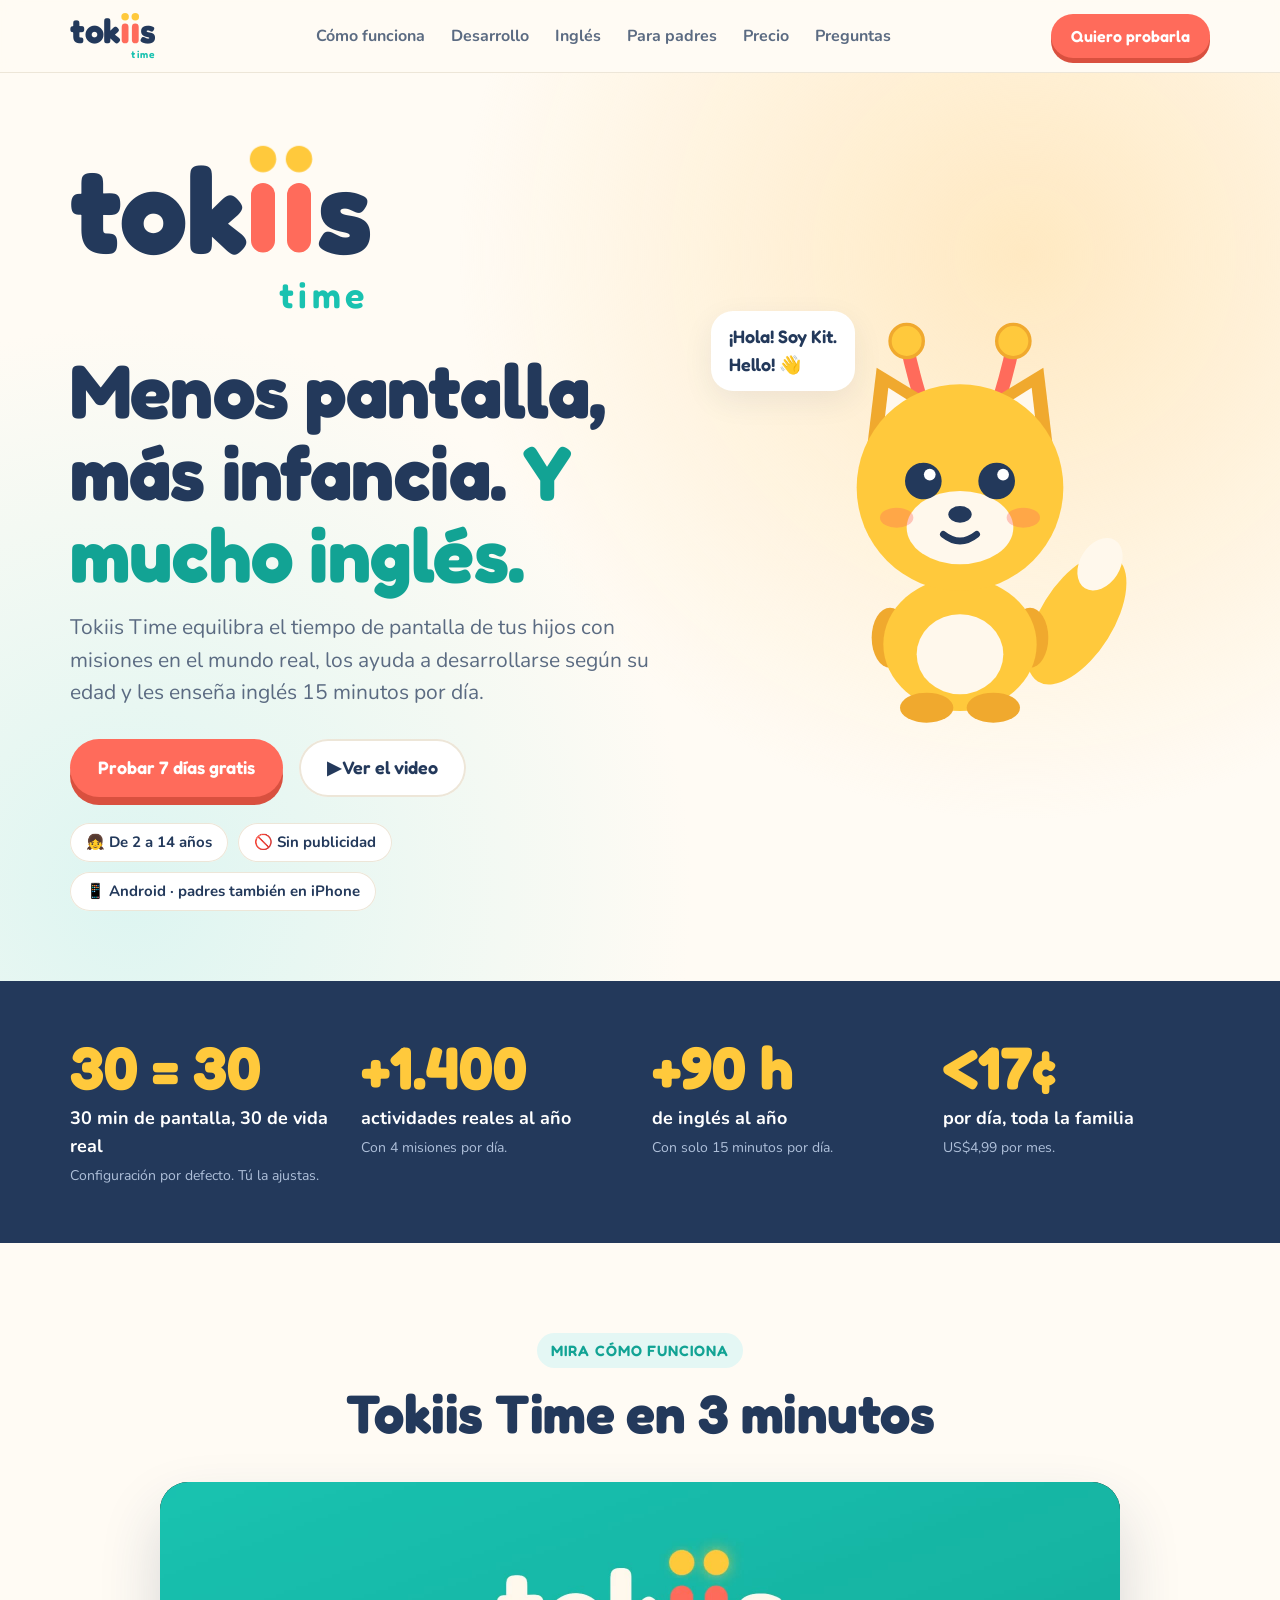
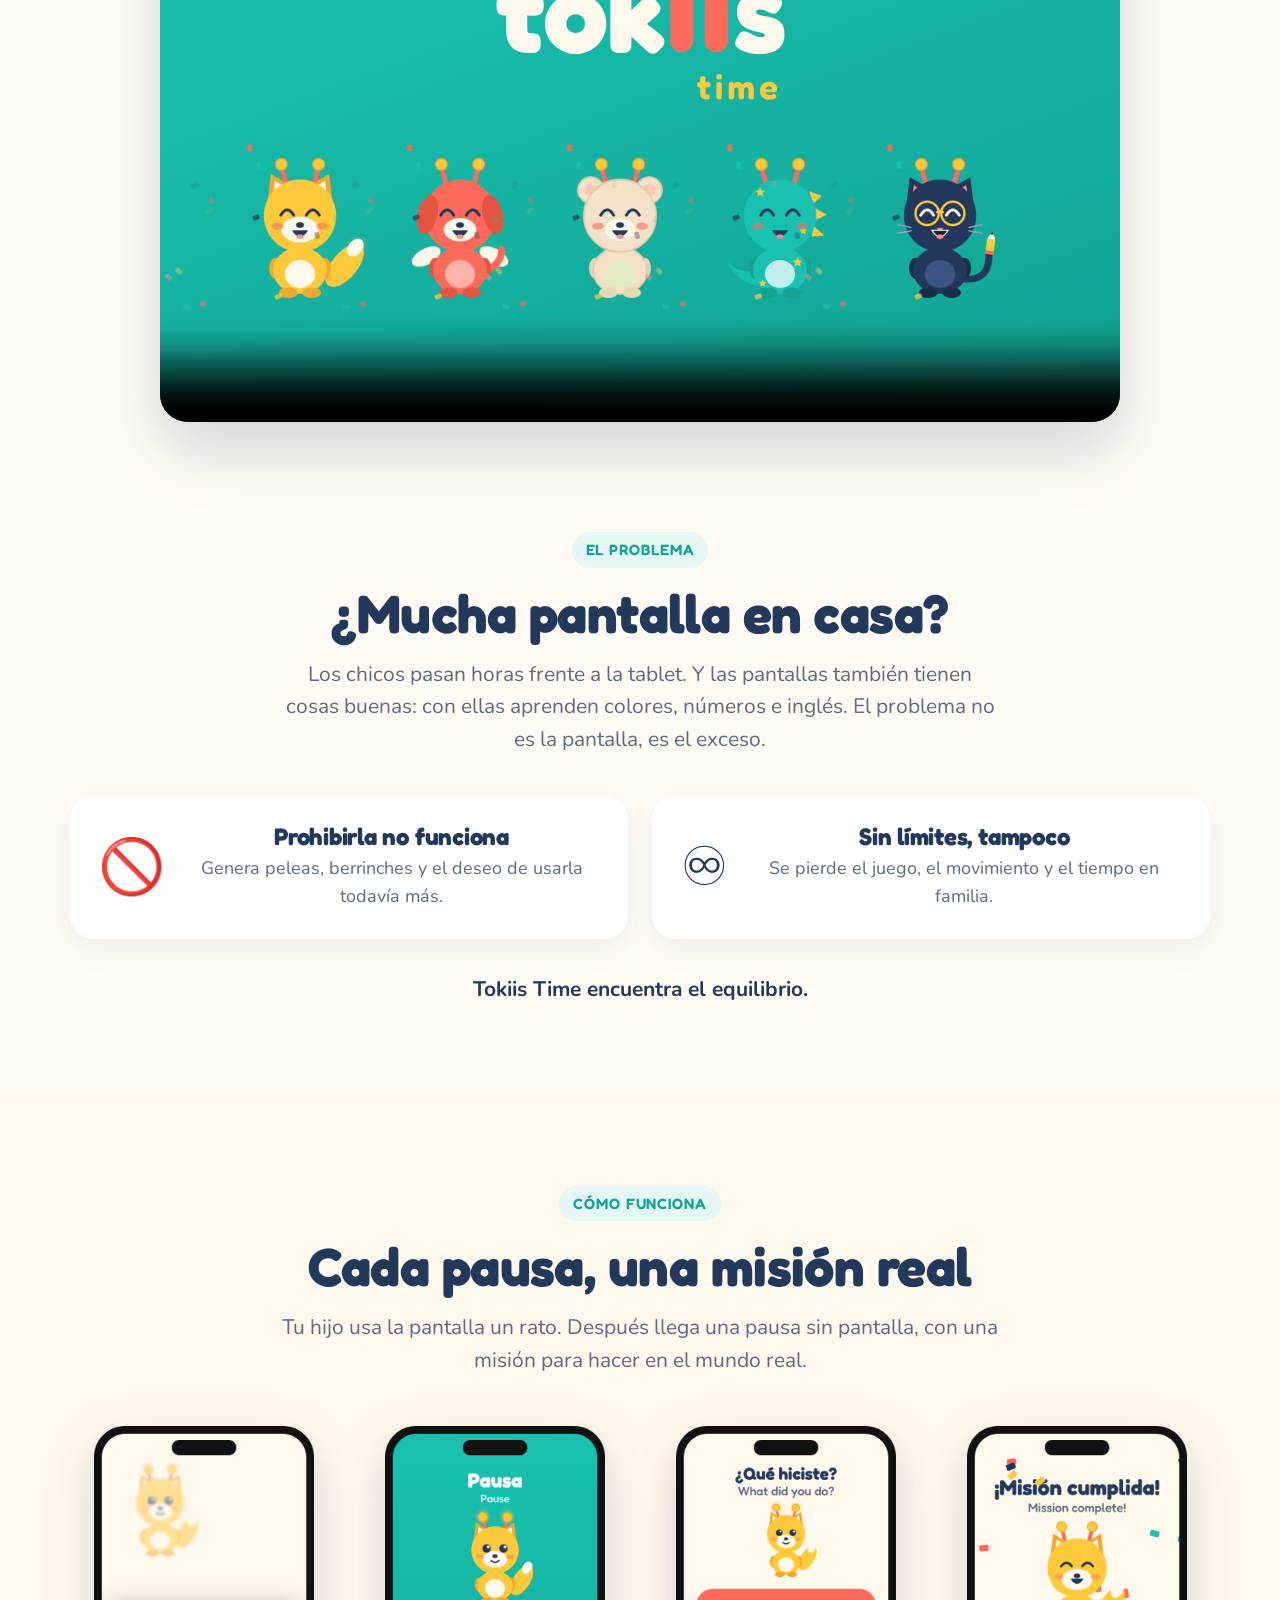
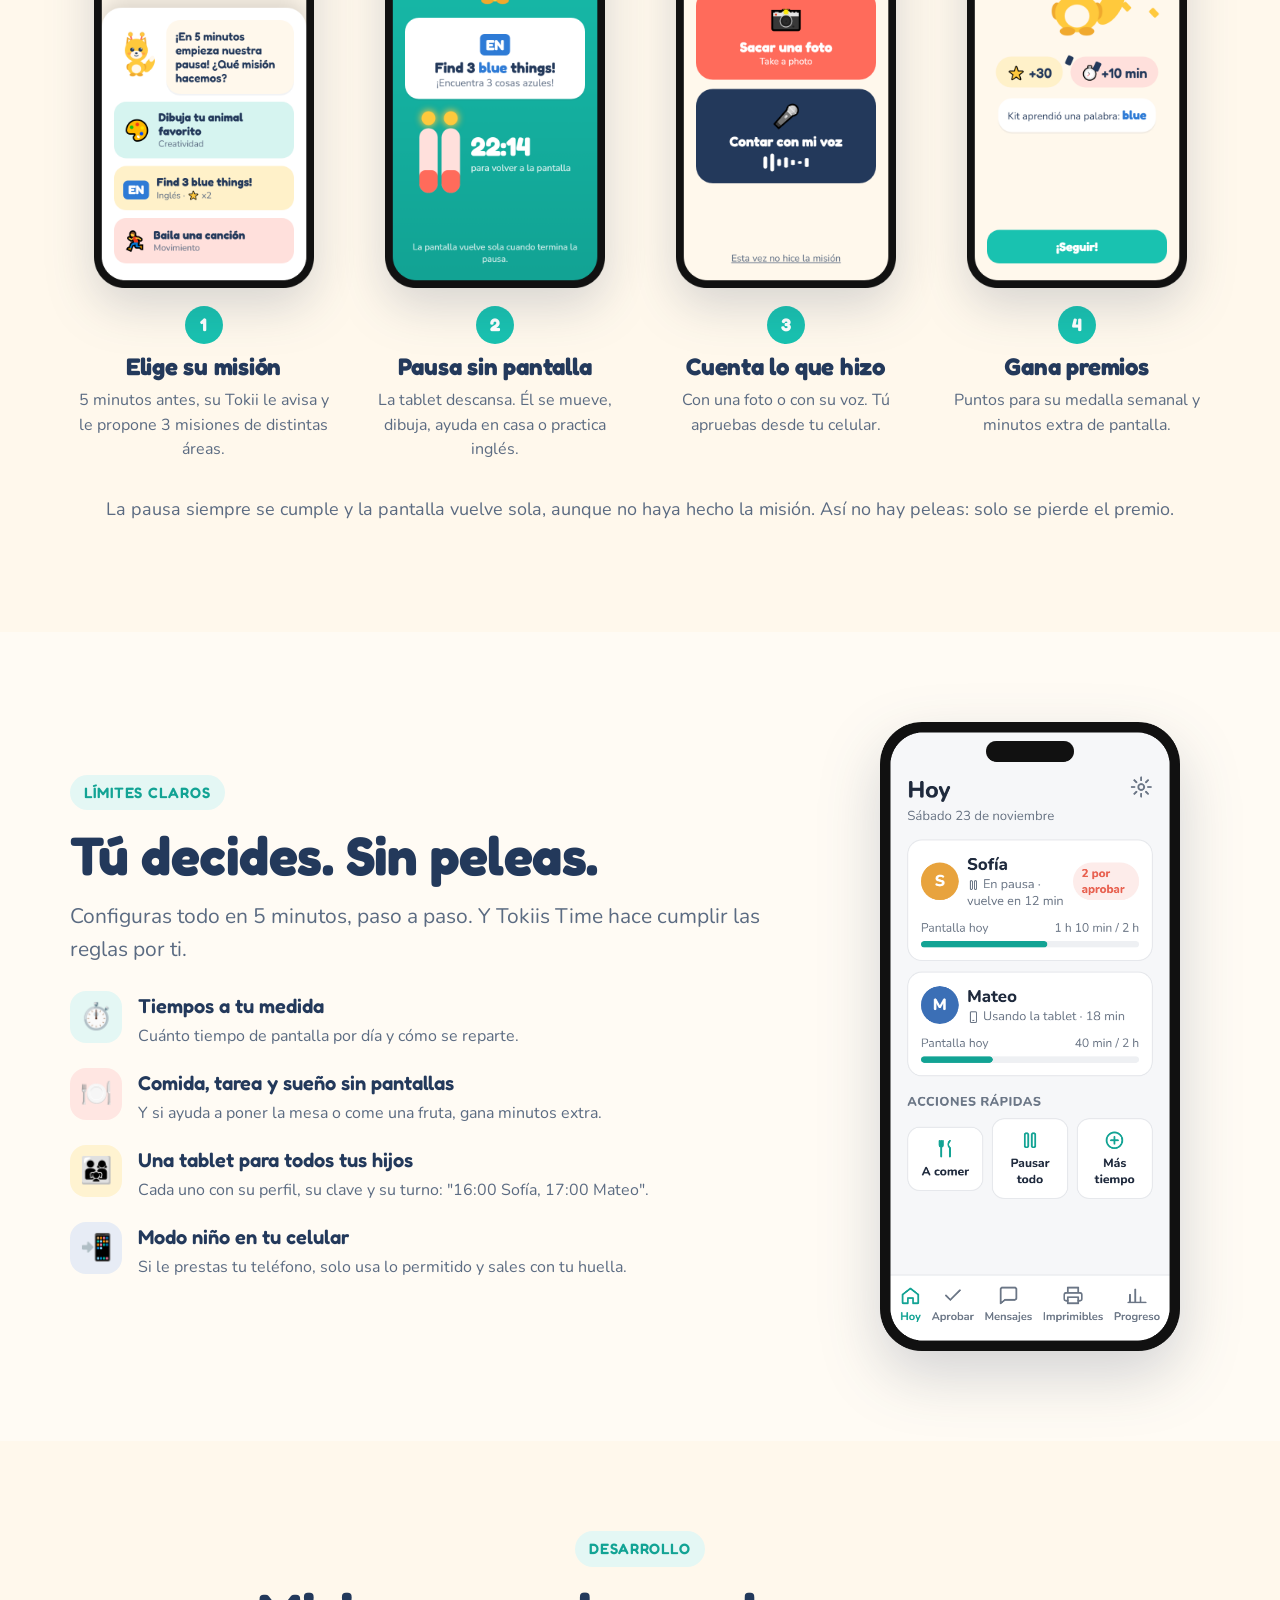
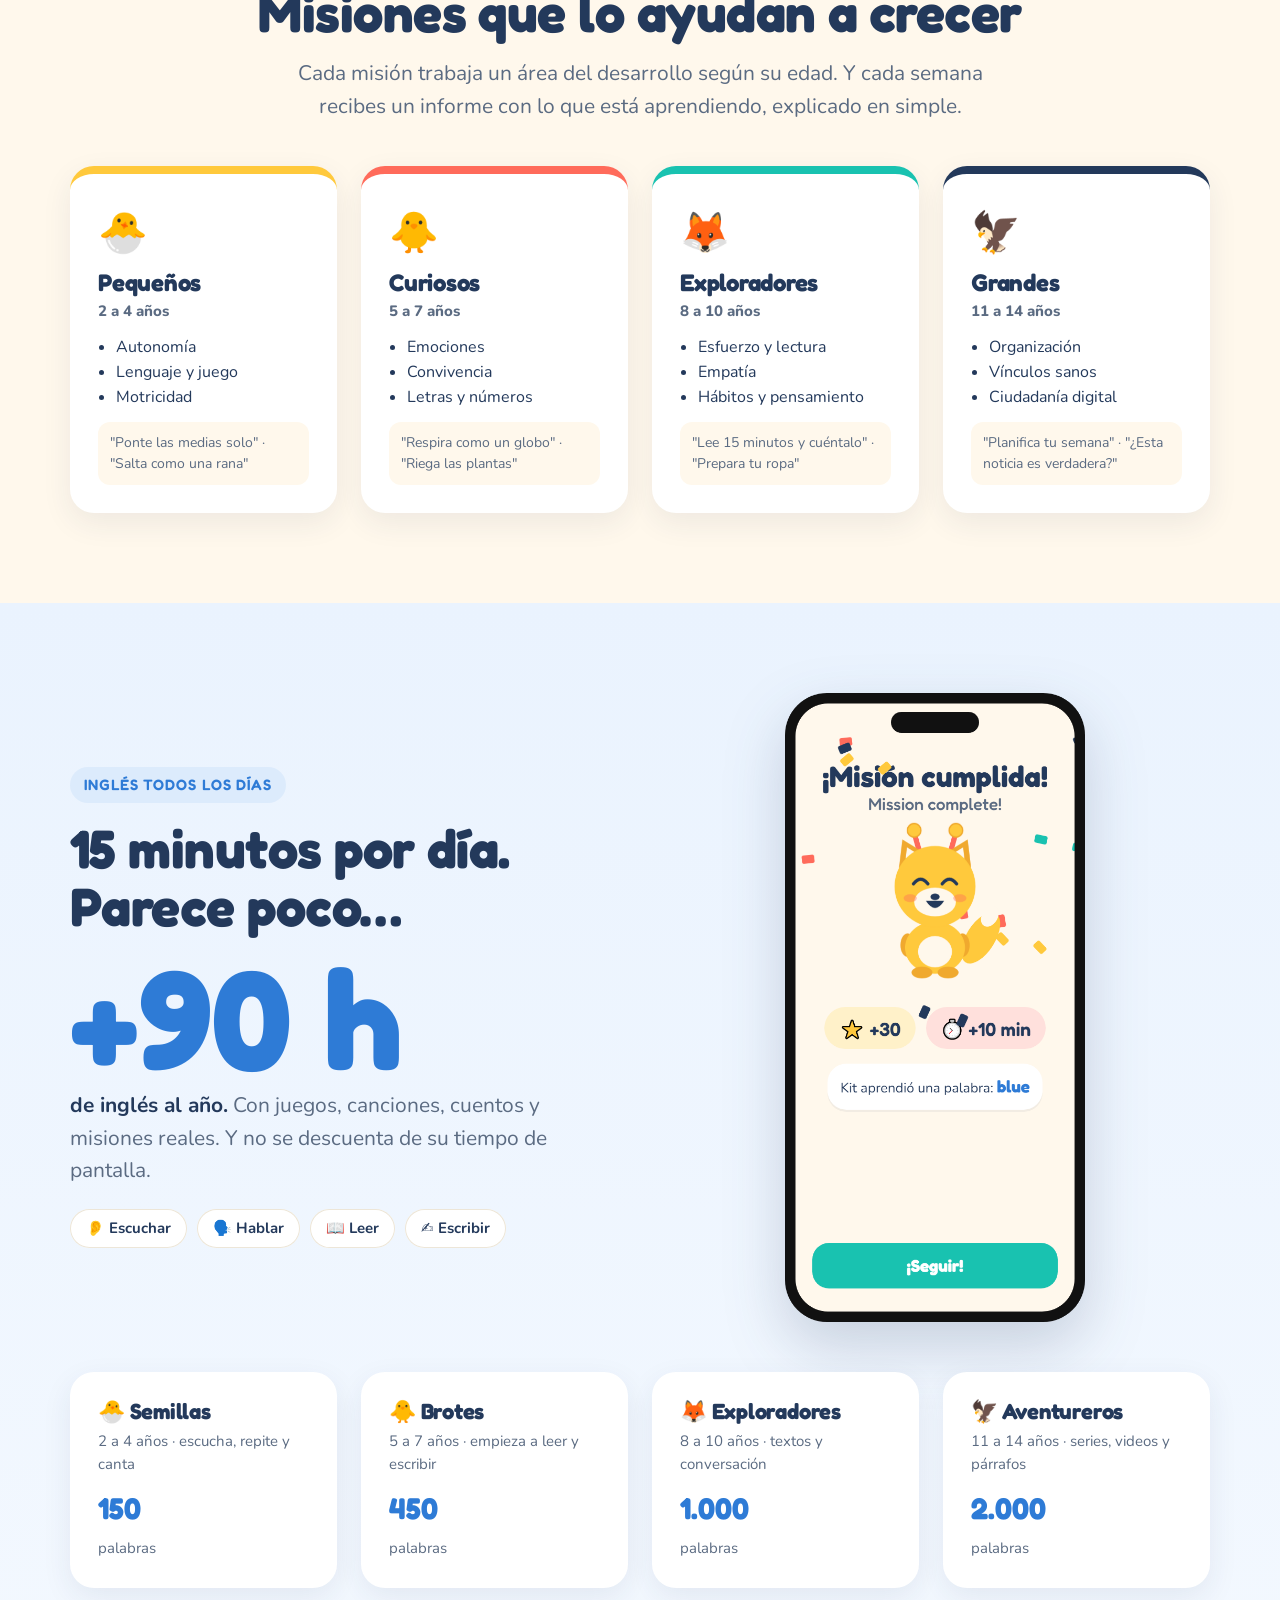
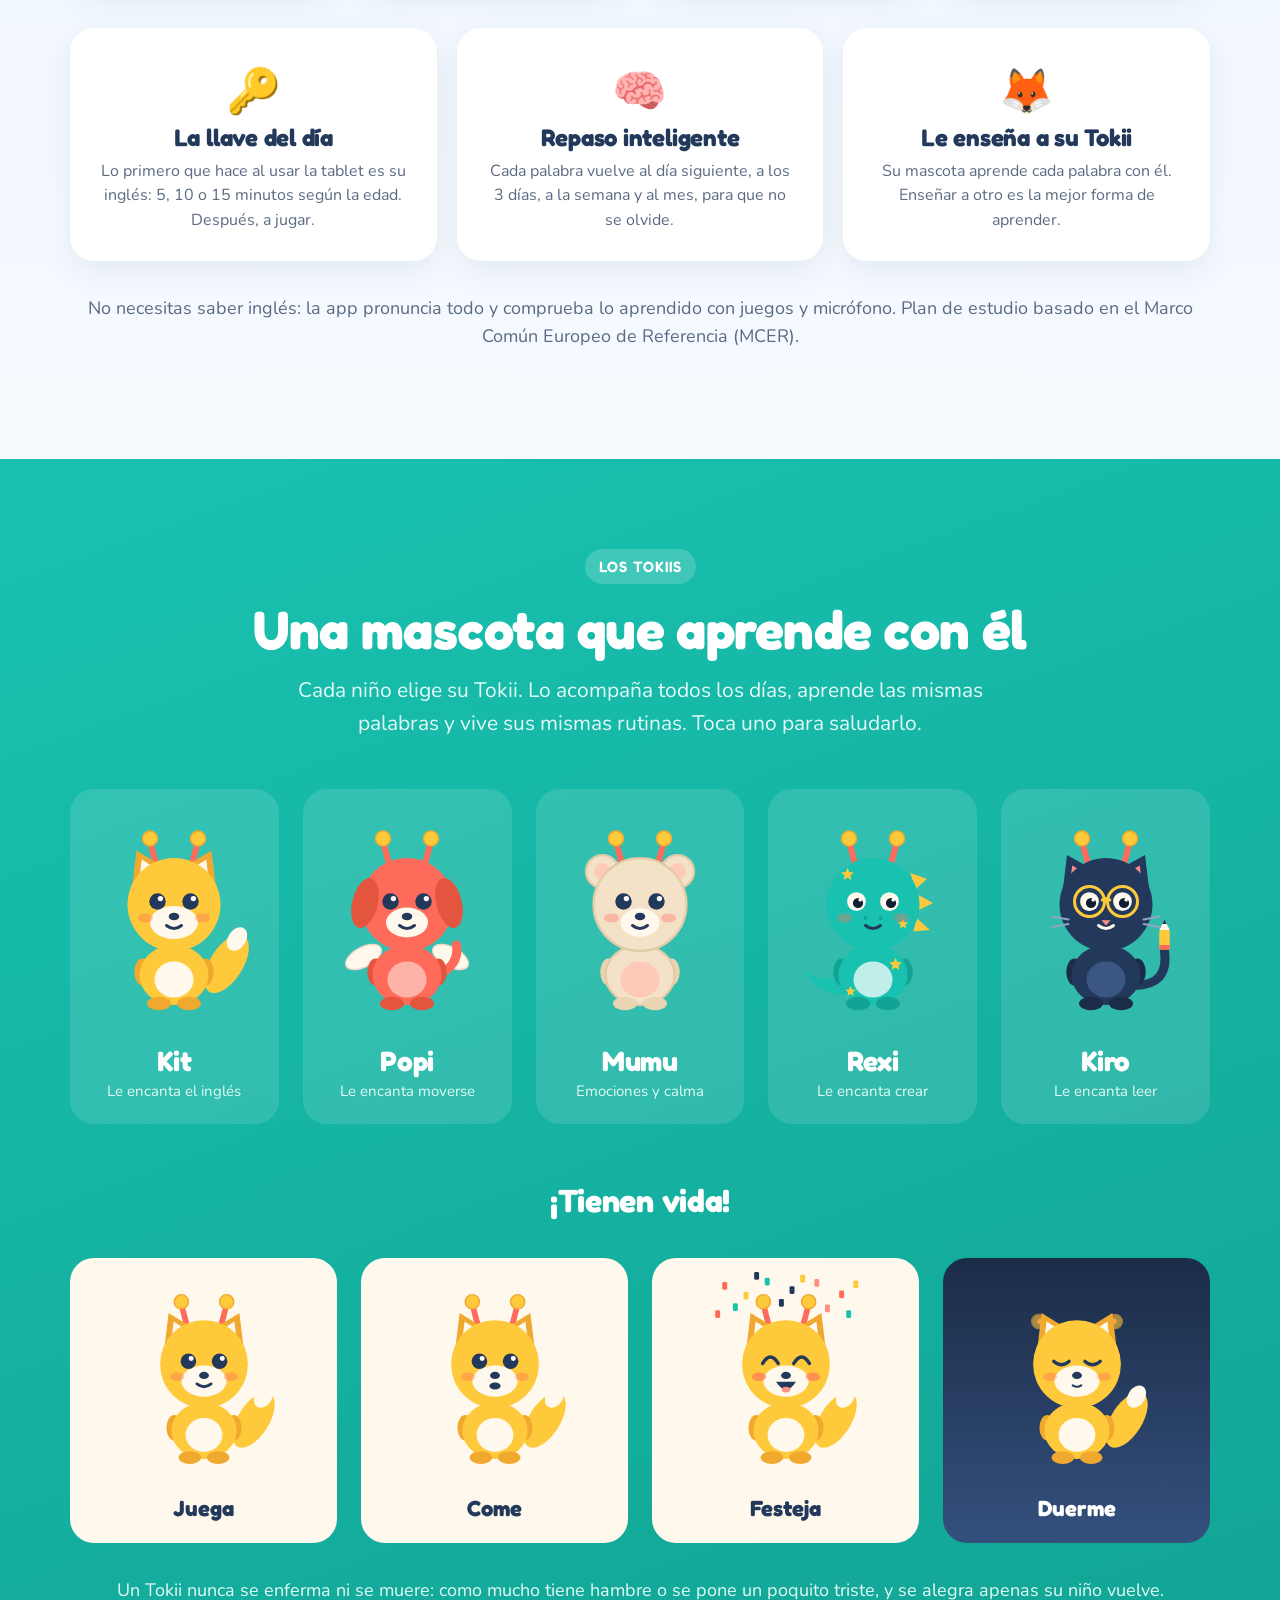
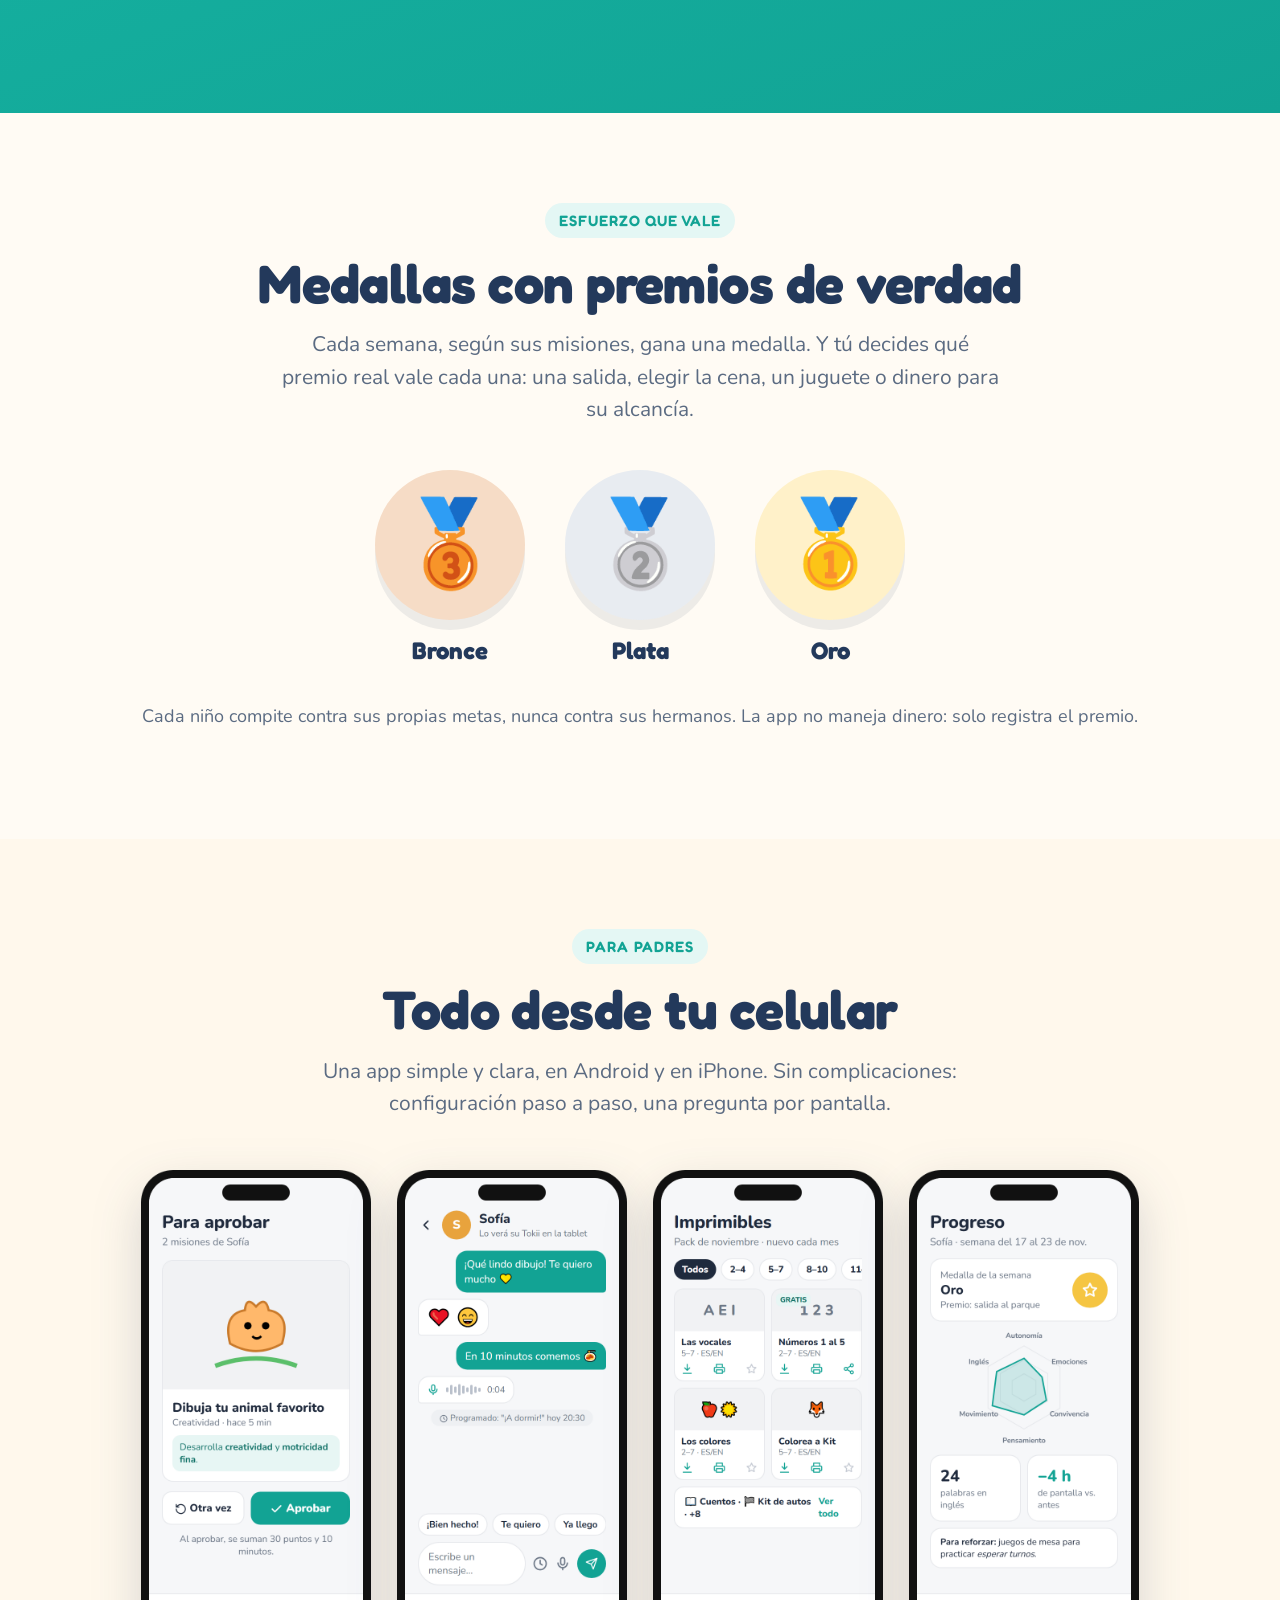
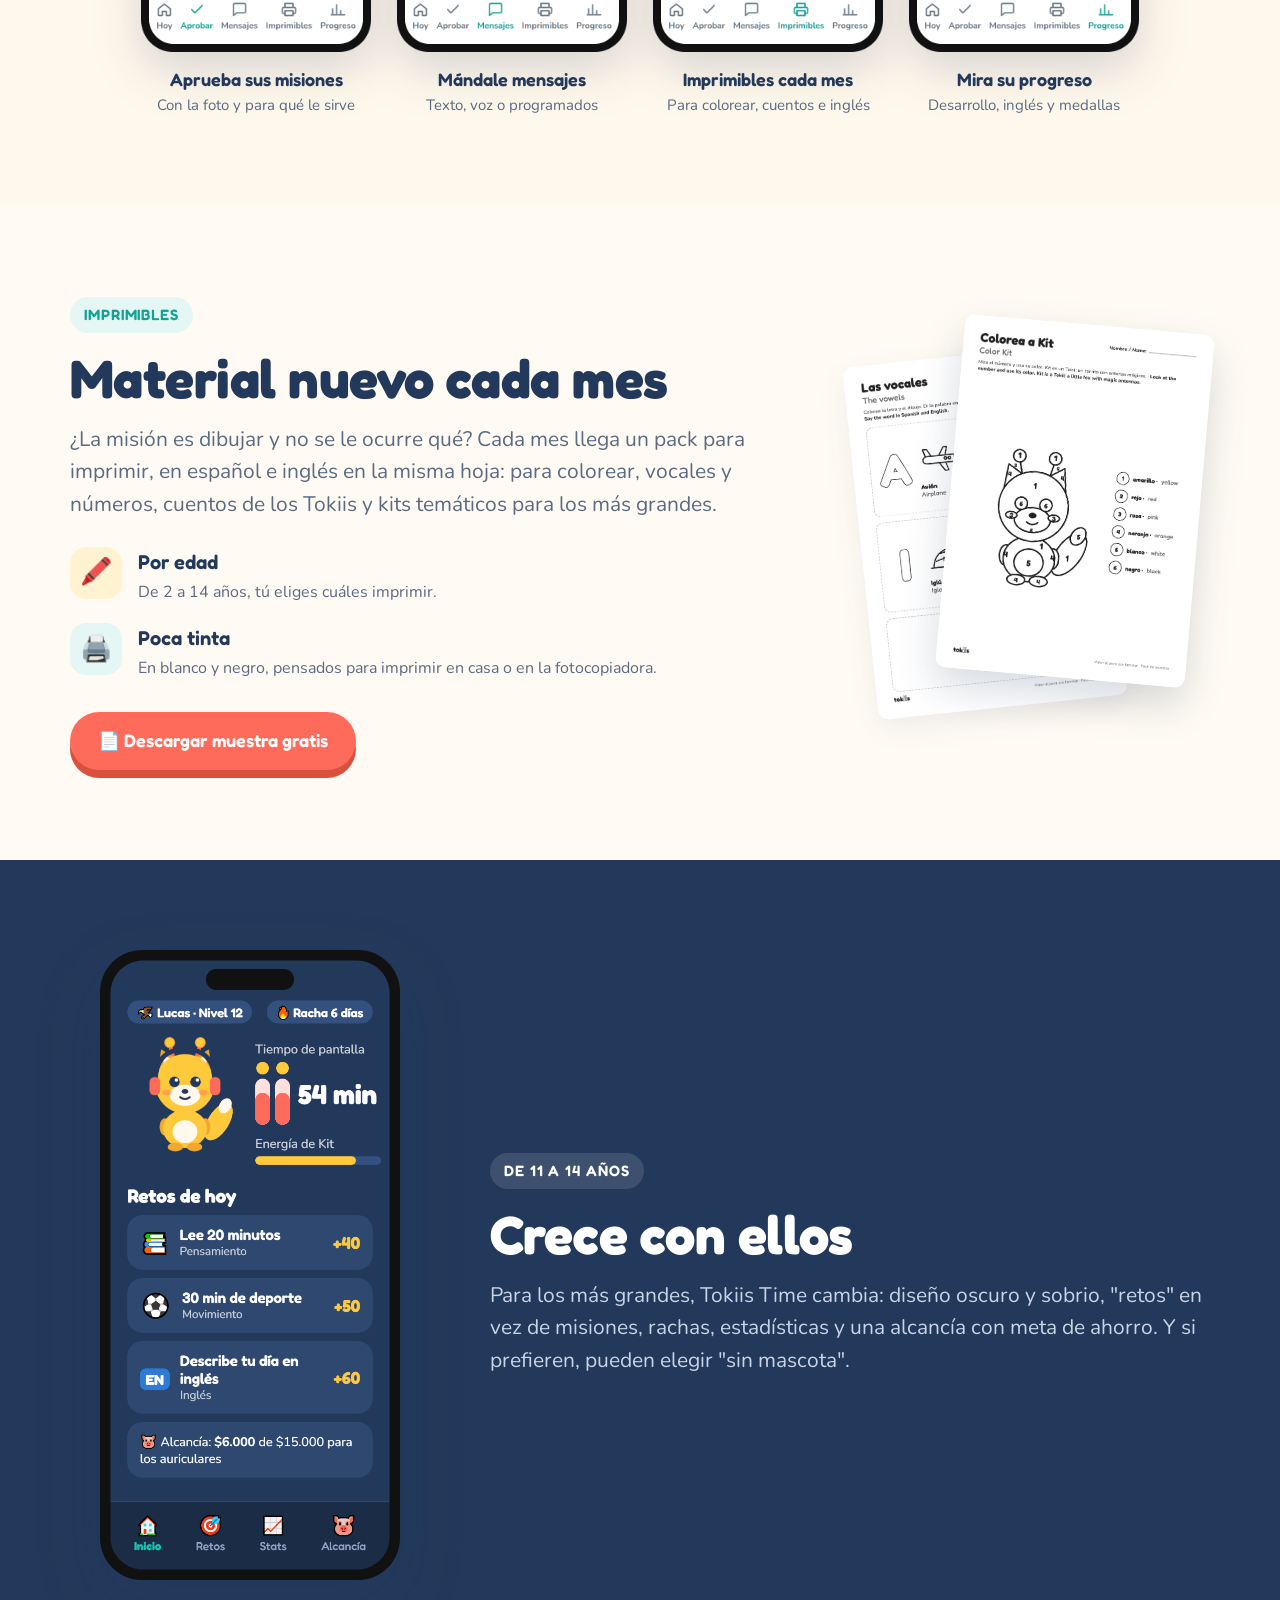
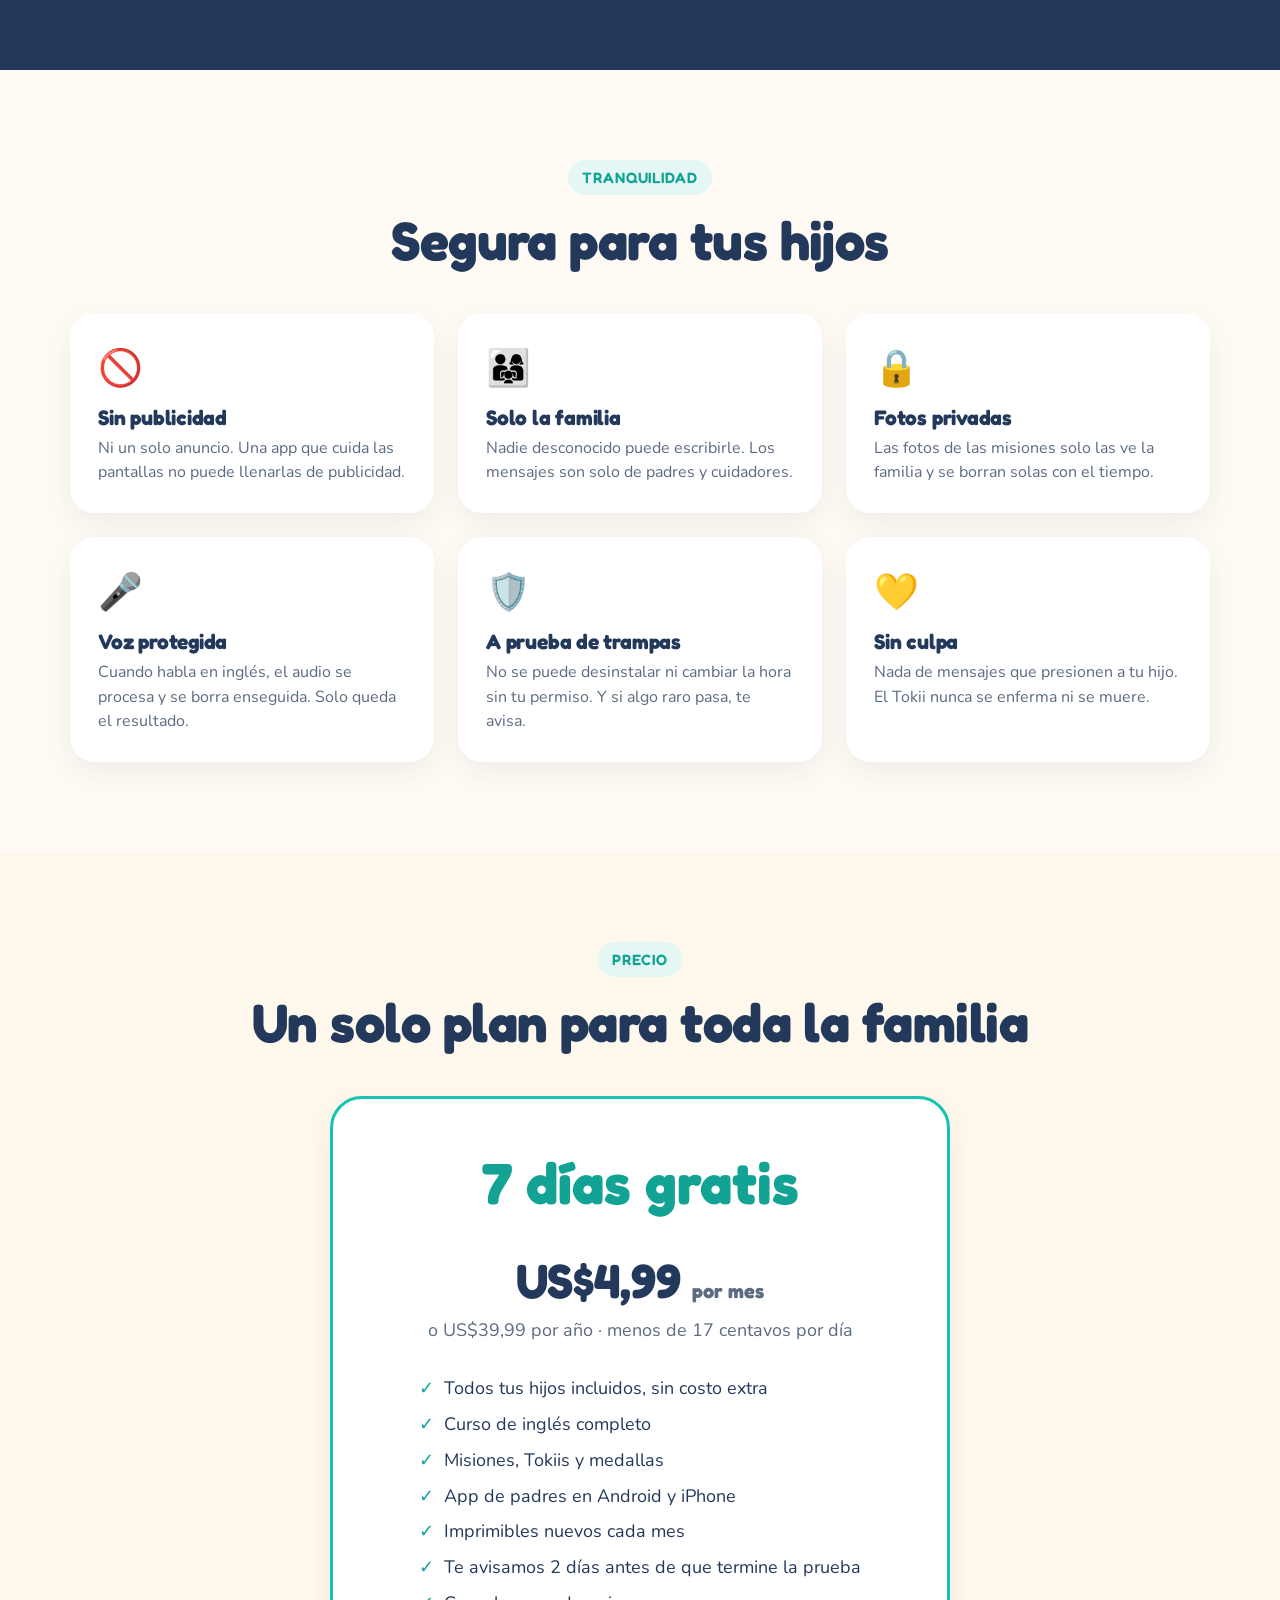
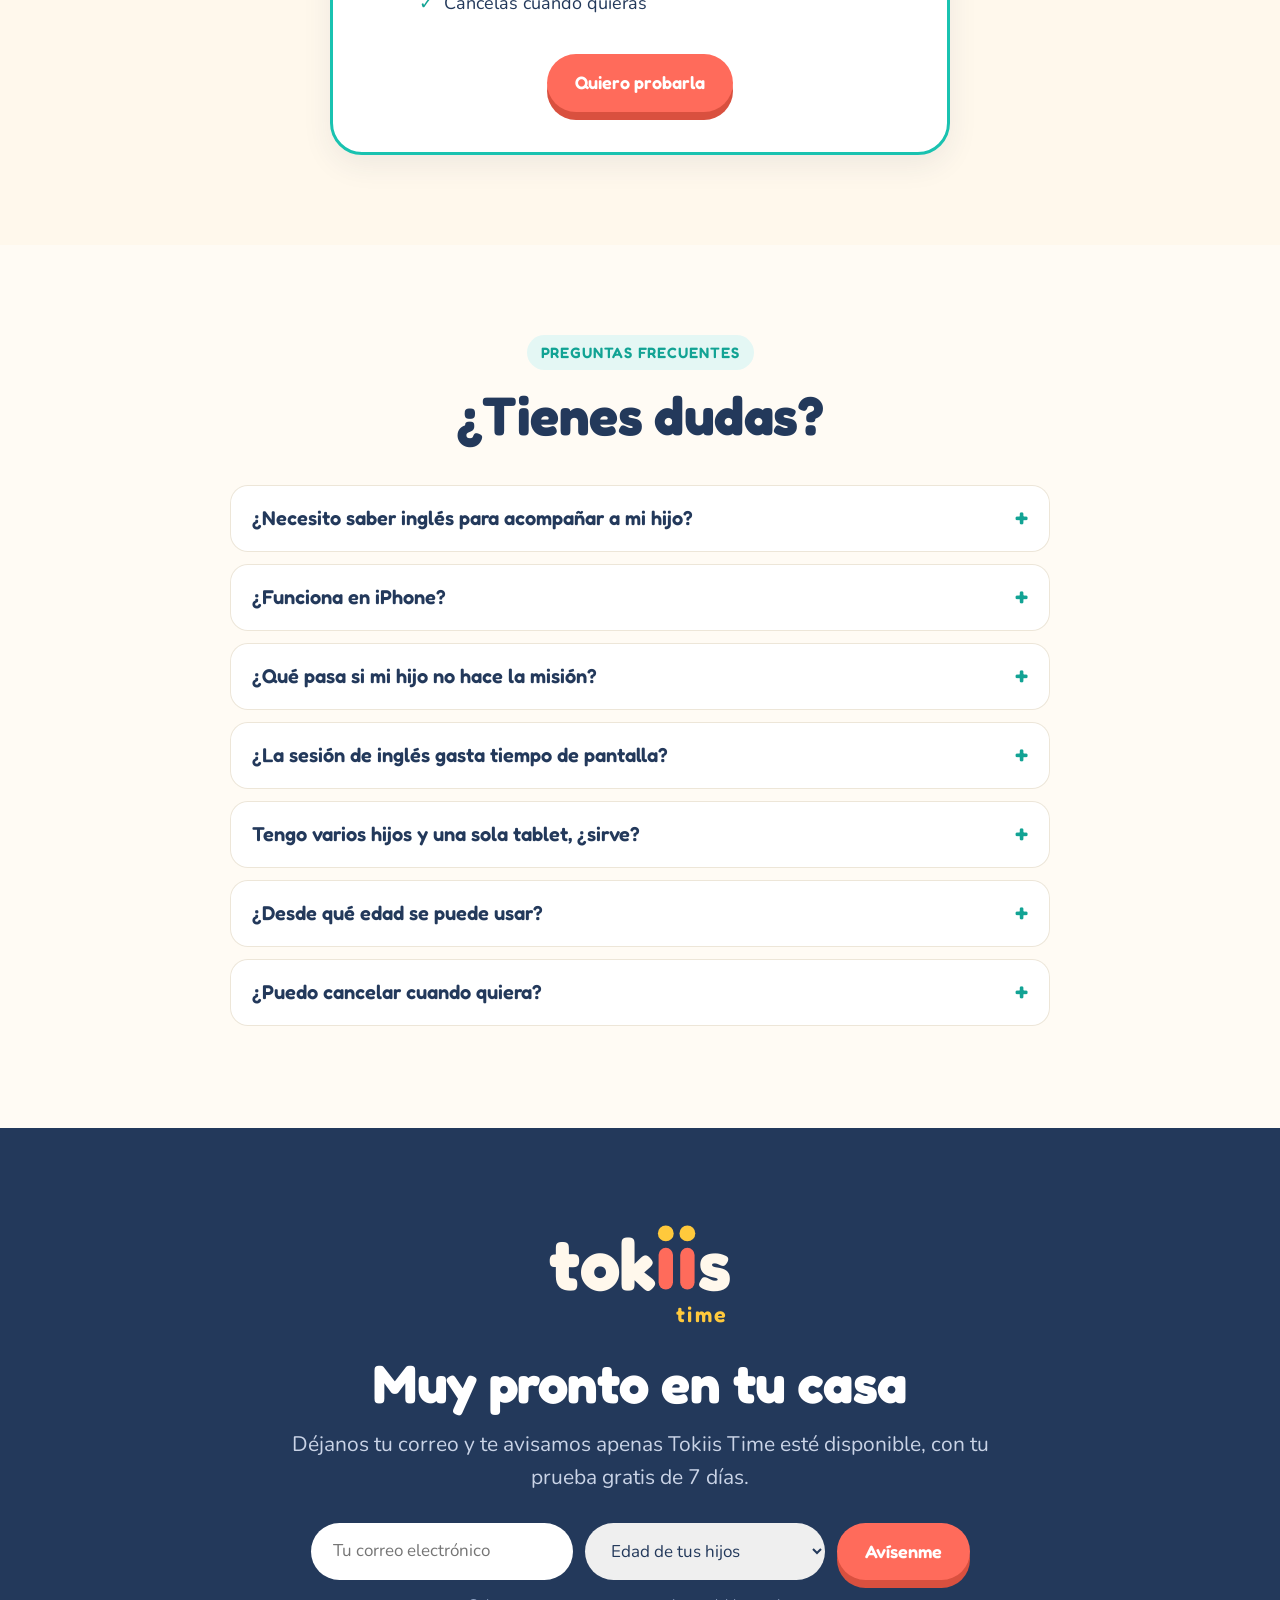
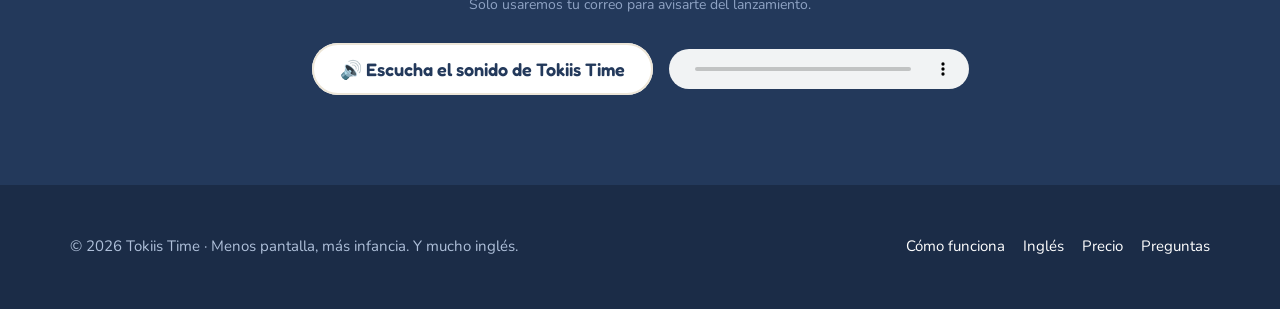
<file: index.html>
<!doctype html>
<html lang="es">
<head>
<meta charset="utf-8">
<meta name="viewport" content="width=device-width, initial-scale=1">
<meta name="robots" content="noindex, nofollow">
<title>Tokiis Time · Menos pantalla, más infancia. Y mucho inglés.</title>
<meta name="description" content="Tokiis Time equilibra el tiempo de pantalla de tus hijos con misiones en el mundo real, los ayuda a desarrollarse y les enseña inglés 15 minutos por día.">
<link rel="icon" href="assets/img/tokiis-icono.svg" type="image/svg+xml">
<link rel="preconnect" href="https://fonts.googleapis.com">
<link href="https://fonts.googleapis.com/css2?family=Fredoka:wght@500;600;700&family=Nunito:wght@400;600;700;800&display=swap" rel="stylesheet">
<link rel="stylesheet" href="assets/tokiis.css">
<style>
  :root{
    --tq:#19C2B0; --tq2:#12A394; --tq-bg:#E4F7F4; --co:#FF6B5B; --co-bg:#FFE6E2; --am:#FFC93C; --am-bg:#FFF3D1;
    --no:#23395B; --no2:#1B2C47; --cr:#FFF8EC; --bg:#FFFBF4; --tx:#23395B; --mu:#5B6B82; --ln:#EDE6D8; --azul:#2E7BD6;
    --r:24px; --sh:0 10px 30px rgba(35,57,91,.08);
  }
  *{box-sizing:border-box}
  html{scroll-behavior:smooth}
  body{margin:0;background:var(--bg);color:var(--tx);font-family:Nunito,system-ui,sans-serif;font-size:18px;line-height:1.55}
  img{max-width:100%;display:block}
  a{color:inherit}
  h1,h2,h3{font-family:Fredoka,sans-serif;line-height:1.08;margin:0;letter-spacing:-.01em}
  h2{font-size:clamp(34px,5vw,54px)}
  h3{font-size:24px}
  .wrap{max-width:1180px;margin:0 auto;padding:0 20px}
  section{padding:90px 0}
  .kicker{display:inline-block;font-family:Fredoka,sans-serif;font-weight:600;font-size:15px;letter-spacing:.06em;text-transform:uppercase;color:var(--tq2);background:var(--tq-bg);border-radius:999px;padding:6px 14px;margin-bottom:16px}
  .lead{font-size:clamp(18px,2vw,21px);color:var(--mu);max-width:720px;margin:16px 0 0}
  .center{text-align:center}.center .lead{margin-left:auto;margin-right:auto}
  .btn{display:inline-flex;align-items:center;gap:10px;font-family:Fredoka,sans-serif;font-weight:600;font-size:18px;border-radius:999px;padding:15px 28px;text-decoration:none;border:0;cursor:pointer;transition:transform .15s,box-shadow .15s}
  .btn:hover{transform:translateY(-2px)}
  .btn-main{background:var(--co);color:#fff;box-shadow:0 8px 0 #D9503F}
  .btn-main:active{transform:translateY(4px);box-shadow:0 4px 0 #D9503F}
  .btn-sec{background:#fff;color:var(--no);box-shadow:0 0 0 2px var(--ln) inset}
  .grid{display:grid;gap:24px}
  .card{background:#fff;border-radius:var(--r);padding:28px;box-shadow:var(--sh)}
  .pill{display:inline-flex;align-items:center;gap:8px;background:#fff;border-radius:999px;padding:8px 16px;font-weight:700;font-size:15px;box-shadow:0 0 0 1px var(--ln) inset}

  /* ---------- logo animado ---------- */
  .alogo-wrap{display:inline-flex;flex-direction:column;align-items:flex-end;font-size:var(--s,64px);color:var(--c,var(--no))}
  .alogo{font-family:Fredoka,sans-serif;font-weight:700;display:inline-flex;align-items:baseline;line-height:1;letter-spacing:-.01em}
  .alogo .a-ii{width:.6em;height:1em;position:relative;top:.02em;overflow:visible}
  .a-time{font-family:Fredoka,sans-serif;font-weight:600;font-size:.3em;letter-spacing:.12em;color:var(--t,var(--tq));margin-top:-.05em;margin-right:.08em}
  .anim .a-tok{animation:tokIn .45s cubic-bezier(.2,.9,.3,1.2) both}
  .anim .a-s{animation:sIn .35s ease-out .45s both}
  .anim .a-b1,.anim .a-b2{transform-box:fill-box;transform-origin:50% 100%}
  .anim .a-b1{animation:barUp .38s cubic-bezier(.2,1.6,.4,1) .15s both}
  .anim .a-b2{animation:barUp .38s cubic-bezier(.2,1.6,.4,1) .32s both}
  .anim .a-d1,.anim .a-d2{transform-box:fill-box;transform-origin:center}
  .anim .a-d1{animation:dotDrop .6s cubic-bezier(.3,1.5,.5,1) .53s both, dotGlow 2s ease-in-out 1.4s infinite}
  .anim .a-d2{animation:dotDrop .6s cubic-bezier(.3,1.5,.5,1) .62s both, dotGlow 2s ease-in-out 1.6s infinite}
  .anim .a-time{animation:timeIn .5s cubic-bezier(.2,1.4,.4,1) .95s both}
  @keyframes tokIn{from{opacity:0;translate:-40px 0}to{opacity:1;translate:0 0}}
  @keyframes sIn{from{opacity:0;scale:.6}to{opacity:1;scale:1}}
  @keyframes barUp{from{transform:scaleY(0)}to{transform:scaleY(1)}}
  @keyframes dotDrop{0%{opacity:0;transform:translateY(-70px)}60%{opacity:1}100%{opacity:1;transform:translateY(0)}}
  @keyframes dotGlow{0%,100%{filter:none}50%{filter:drop-shadow(0 0 8px #FFC93C)}}
  @keyframes timeIn{from{opacity:0;translate:0 14px}to{opacity:1;translate:0 0}}

  /* ---------- encabezado ---------- */
  header{position:sticky;top:0;z-index:20;background:rgba(255,251,244,.92);backdrop-filter:blur(8px);border-bottom:1px solid var(--ln)}
  .nav{display:flex;align-items:center;justify-content:space-between;height:72px;gap:16px}
  .nav a.logo{text-decoration:none}
  .nav ul{display:flex;gap:26px;list-style:none;margin:0;padding:0;font-weight:700;font-size:16px}
  .nav ul a{text-decoration:none;color:var(--mu)}
  .nav ul a:hover{color:var(--no)}
  .nav .btn{padding:10px 20px;font-size:16px;box-shadow:0 5px 0 #D9503F}
  @media (max-width:900px){.nav ul{display:none}}

  /* ---------- hero ---------- */
  .hero{padding:60px 0 70px;background:radial-gradient(circle at 80% 20%,#FFE9C2 0,transparent 45%),radial-gradient(circle at 10% 90%,#DDF5F1 0,transparent 40%)}
  .hero-grid{display:grid;grid-template-columns:1.1fr .9fr;align-items:center;gap:30px}
  .hero h1{font-size:clamp(42px,6vw,76px);margin-top:26px}
  .hero h1 em{font-style:normal;color:var(--tq2)}
  .hero .ctas{display:flex;gap:16px;flex-wrap:wrap;margin-top:30px}
  .hero .meta{display:flex;gap:10px;flex-wrap:wrap;margin-top:26px}
  .hero-pet{display:flex;justify-content:center;position:relative}
  .hero-pet .bubble{position:absolute;top:8%;left:0;background:#fff;border-radius:22px;padding:12px 18px;font-family:Fredoka,sans-serif;font-weight:600;box-shadow:var(--sh);max-width:230px}
  .hero-pet .bubble:after{content:"";position:absolute;right:-10px;bottom:18px;border:10px solid transparent;border-left-color:#fff}
  .pet svg{width:100%;height:auto;overflow:visible}
  @media (max-width:860px){.hero-grid{grid-template-columns:1fr}.hero-pet{max-width:320px;margin:0 auto}.hero-pet .bubble{left:-20px}}

  /* ---------- números ---------- */
  .stats{background:var(--no);color:#fff;padding:56px 0}
  .stats .grid{grid-template-columns:repeat(4,1fr)}
  .stat .n{font-family:Fredoka,sans-serif;font-weight:700;font-size:clamp(40px,5vw,60px);line-height:1;color:var(--am)}
  .stat .l{font-weight:700;margin-top:8px}
  .stat .s{font-size:14px;color:#AFC0DA;margin-top:4px}
  @media (max-width:860px){.stats .grid{grid-template-columns:1fr 1fr}}

  /* ---------- video ---------- */
  .video-box{max-width:960px;margin:40px auto 0;border-radius:28px;overflow:hidden;box-shadow:0 30px 60px rgba(35,57,91,.18);background:#000}
  .video-box video{width:100%;display:block}

  /* ---------- problema ---------- */
  .duo{grid-template-columns:1fr 1fr;margin-top:40px}
  .duo .card{display:flex;gap:18px;align-items:center}
  .duo .e{font-size:54px}
  @media (max-width:760px){.duo{grid-template-columns:1fr}}

  /* ---------- cómo funciona ---------- */
  .steps{grid-template-columns:repeat(4,1fr);margin-top:50px}
  .step{text-align:center}
  .step .ph{max-width:220px;margin:0 auto 18px;filter:drop-shadow(0 18px 24px rgba(35,57,91,.18))}
  .step .num{display:inline-flex;width:38px;height:38px;border-radius:50%;background:var(--tq);color:#fff;align-items:center;justify-content:center;font-family:Fredoka;font-weight:700;margin-bottom:10px}
  .step p{color:var(--mu);margin:8px 0 0;font-size:16px}
  @media (max-width:900px){.steps{grid-template-columns:1fr 1fr}}
  @media (max-width:520px){.steps{grid-template-columns:1fr}}
  .note{margin-top:34px;text-align:center;color:var(--mu)}

  /* ---------- filas con teléfono ---------- */
  .split{display:grid;grid-template-columns:1fr 360px;gap:60px;align-items:center}
  .split.rev{grid-template-columns:360px 1fr}
  .split.rev .txt{order:2}
  .split .ph{max-width:300px;margin:0 auto;filter:drop-shadow(0 24px 30px rgba(35,57,91,.2))}
  .list{list-style:none;padding:0;margin:26px 0 0}
  .list li{display:flex;gap:16px;align-items:flex-start;margin-bottom:18px}
  .list .ic{flex:none;width:52px;height:52px;border-radius:16px;display:flex;align-items:center;justify-content:center;font-size:26px}
  .list b{display:block;font-family:Fredoka,sans-serif;font-weight:600;font-size:20px}
  .list span{color:var(--mu);font-size:16px}
  @media (max-width:860px){.split,.split.rev{grid-template-columns:1fr}.split.rev .txt{order:0}}

  /* ---------- desarrollo ---------- */
  .ages{grid-template-columns:repeat(4,1fr);margin-top:44px}
  .age{border-top:8px solid var(--tq)}
  .age .ico{font-size:40px}
  .age h3{margin:6px 0 4px}
  .age .yr{font-weight:800;color:var(--mu);font-size:15px}
  .age ul{padding-left:18px;margin:12px 0 0;font-size:16px}
  .age .ej{margin-top:12px;font-size:14px;background:var(--cr);border-radius:12px;padding:10px 12px;color:var(--mu)}
  @media (max-width:980px){.ages{grid-template-columns:1fr 1fr}}
  @media (max-width:560px){.ages{grid-template-columns:1fr}}

  /* ---------- inglés ---------- */
  .english{background:linear-gradient(180deg,#EAF3FE,#F6FAFF)}
  .eng-top{display:grid;grid-template-columns:1fr 1fr;gap:40px;align-items:center}
  .big90{font-family:Fredoka,sans-serif;font-weight:700;font-size:clamp(70px,11vw,140px);line-height:.9;color:var(--azul)}
  .skills{display:flex;flex-wrap:wrap;gap:10px;margin-top:22px}
  .levels{grid-template-columns:repeat(4,1fr);margin-top:50px}
  .lv h3{font-size:22px}
  .lv .w{font-family:Fredoka;font-weight:700;font-size:30px;color:var(--azul);margin-top:8px}
  .lv p{font-size:15px;color:var(--mu);margin:6px 0 0}
  .key{margin-top:40px;display:grid;grid-template-columns:repeat(3,1fr);gap:20px}
  .key .card{text-align:center}
  .key .m{font-family:Fredoka;font-weight:700;font-size:44px;color:var(--azul)}
  @media (max-width:900px){.eng-top{grid-template-columns:1fr}.levels{grid-template-columns:1fr 1fr}.key{grid-template-columns:1fr}}

  /* ---------- tokiis ---------- */
  .tokiis{background:linear-gradient(160deg,var(--tq),var(--tq2));color:#fff}
  .tokiis .lead{color:#E3FAF6}
  .tokiis .kicker{background:rgba(255,255,255,.18);color:#fff}
  .pets{grid-template-columns:repeat(5,1fr);margin-top:50px}
  .petcard{background:rgba(255,255,255,.12);border-radius:var(--r);padding:18px 14px 20px;text-align:center;cursor:pointer;transition:transform .2s}
  .petcard:hover{transform:translateY(-4px)}
  .petcard .pet{max-width:180px;margin:0 auto}
  .petcard h3{margin-top:8px;font-size:28px}
  .petcard p{margin:4px 0 0;font-size:15px;color:#E3FAF6}
  .moods{grid-template-columns:repeat(4,1fr);margin-top:40px}
  .mood{background:var(--cr);border-radius:var(--r);padding:14px 14px 18px;text-align:center;color:var(--no)}
  .mood.night{background:linear-gradient(#1B2C47,#34507D);color:#fff}
  .mood .pet{max-width:170px;margin:0 auto}
  .mood b{font-family:Fredoka;font-size:22px}
  @media (max-width:900px){.pets{grid-template-columns:repeat(3,1fr)}.moods{grid-template-columns:1fr 1fr}}
  @media (max-width:520px){.pets{grid-template-columns:1fr 1fr}}

  /* ---------- medallas ---------- */
  .medals{display:flex;justify-content:center;gap:40px;flex-wrap:wrap;margin-top:44px}
  .medal{text-align:center}
  .medal .c{width:150px;height:150px;border-radius:50%;display:flex;align-items:center;justify-content:center;font-size:84px;box-shadow:0 10px 0 rgba(35,57,91,.08)}
  .medal b{font-family:Fredoka;font-size:24px;display:block;margin-top:12px}

  /* ---------- app padres ---------- */
  .phones{display:flex;gap:26px;justify-content:center;flex-wrap:wrap;margin-top:50px}
  .phones figure{margin:0;width:230px;text-align:center}
  .phones img{filter:drop-shadow(0 18px 24px rgba(35,57,91,.18))}
  .phones figcaption{margin-top:14px;font-family:Fredoka;font-weight:600}
  .phones figcaption span{display:block;font-family:Nunito;font-weight:400;font-size:15px;color:var(--mu)}

  /* ---------- seguridad ---------- */
  .safe{grid-template-columns:repeat(3,1fr);margin-top:44px}
  .safe .card .e{font-size:36px}
  .safe h3{margin:10px 0 6px;font-size:21px}
  .safe p{margin:0;color:var(--mu);font-size:16px}
  @media (max-width:900px){.safe{grid-template-columns:1fr 1fr}}
  @media (max-width:560px){.safe{grid-template-columns:1fr}}

  /* ---------- precio ---------- */
  .price-card{max-width:620px;margin:44px auto 0;background:#fff;border-radius:32px;padding:40px;text-align:center;box-shadow:var(--sh);border:3px solid var(--tq)}
  .price-card .free{font-family:Fredoka;font-weight:700;font-size:clamp(40px,6vw,58px);color:var(--tq2)}
  .price-card .amount{font-family:Fredoka;font-weight:700;font-size:48px;margin-top:14px}
  .price-card .amount small{font-size:20px;color:var(--mu)}
  .price-card ul{list-style:none;padding:0;margin:22px 0 28px;text-align:left;display:inline-block}
  .price-card li{margin:8px 0}
  .price-card li:before{content:"✓";color:var(--tq2);font-weight:800;margin-right:10px}

  /* ---------- faq ---------- */
  .faq{max-width:820px;margin:40px auto 0}
  details{background:#fff;border-radius:18px;padding:18px 22px;margin-bottom:12px;box-shadow:0 0 0 1px var(--ln) inset}
  summary{cursor:pointer;font-family:Fredoka,sans-serif;font-weight:600;font-size:20px;list-style:none;display:flex;justify-content:space-between;gap:16px}
  summary::-webkit-details-marker{display:none}
  summary:after{content:"+";color:var(--tq2);font-size:26px;line-height:1}
  details[open] summary:after{content:"–"}
  details p{margin:12px 0 0;color:var(--mu)}

  /* ---------- lista de espera ---------- */
  .wait{background:var(--no);color:#fff}
  .wait .lead{color:#C9D3E6}
  .wait form{display:flex;gap:12px;flex-wrap:wrap;justify-content:center;margin-top:30px}
  .wait input,.wait select{font:inherit;font-size:17px;border:0;border-radius:999px;padding:15px 22px;min-width:240px;color:var(--no)}
  .wait .ok{display:none;margin-top:24px;font-family:Fredoka;font-size:22px;color:var(--am)}
  .wait small{display:block;margin-top:14px;color:#8FA3C4;font-size:14px}

  /* ---------- sonido ---------- */
  .sound{display:flex;gap:16px;align-items:center;justify-content:center;flex-wrap:wrap;margin-top:28px}
  .sound audio{height:40px}

  footer{padding:50px 0;background:var(--no2);color:#AFC0DA;font-size:15px}
  footer .row{display:flex;justify-content:space-between;align-items:center;gap:20px;flex-wrap:wrap}
  footer a{color:#fff;text-decoration:none;margin-left:18px}

  @media (max-width:560px){.levels{grid-template-columns:1fr}.card{padding:22px}section{padding:64px 0}}
  .reveal{opacity:0;translate:0 30px;transition:opacity .7s ease,translate .7s ease}
  .reveal.on{opacity:1;translate:0 0}
  @media (prefers-reduced-motion:reduce){*{animation:none!important;transition:none!important}.reveal{opacity:1;translate:none}}
</style>
</head>
<body>

<header>
  <div class="wrap nav">
    <a class="logo" href="#inicio" aria-label="Tokiis Time, inicio">
      <span class="alogo-wrap" style="--s:34px"><span class="alogo"><span>tok</span><svg class="a-ii" viewBox="0 0 60 100" aria-hidden="true"><rect x="5" y="40" width="20" height="58" rx="10" fill="#FF6B5B"/><rect x="35" y="40" width="20" height="58" rx="10" fill="#FF6B5B"/><circle cx="15" cy="20" r="11" fill="#FFC93C"/><circle cx="45" cy="20" r="11" fill="#FFC93C"/></svg><span>s</span></span><span class="a-time">time</span></span>
    </a>
    <ul>
      <li><a href="#como-funciona">Cómo funciona</a></li>
      <li><a href="#desarrollo">Desarrollo</a></li>
      <li><a href="#ingles">Inglés</a></li>
      <li><a href="#padres">Para padres</a></li>
      <li><a href="#precio">Precio</a></li>
      <li><a href="#preguntas">Preguntas</a></li>
    </ul>
    <a class="btn btn-main" href="#lista">Quiero probarla</a>
  </div>
</header>

<!-- ============ HERO ============ -->
<section class="hero" id="inicio">
  <div class="wrap hero-grid">
    <div>
      <div class="alogo-wrap anim" id="heroLogo" style="--s:clamp(70px,10vw,120px)">
        <span class="alogo"><span class="a-tok">tok</span><svg class="a-ii" viewBox="0 0 60 100" aria-hidden="true"><rect class="a-b1" x="5" y="40" width="20" height="58" rx="10" fill="#FF6B5B"/><rect class="a-b2" x="35" y="40" width="20" height="58" rx="10" fill="#FF6B5B"/><circle class="a-d1" cx="15" cy="20" r="11" fill="#FFC93C"/><circle class="a-d2" cx="45" cy="20" r="11" fill="#FFC93C"/></svg><span class="a-s">s</span></span>
        <span class="a-time">time</span>
      </div>
      <h1>Menos pantalla, más infancia. <em>Y mucho inglés.</em></h1>
      <p class="lead">Tokiis Time equilibra el tiempo de pantalla de tus hijos con misiones en el mundo real, los ayuda a desarrollarse según su edad y les enseña inglés 15 minutos por día.</p>
      <div class="ctas">
        <a class="btn btn-main" href="#lista">Probar 7 días gratis</a>
        <a class="btn btn-sec" href="#video">▶ Ver el video</a>
      </div>
      <div class="meta">
        <span class="pill">👧 De 2 a 14 años</span>
        <span class="pill">🚫 Sin publicidad</span>
        <span class="pill">📱 Android · padres también en iPhone</span>
      </div>
    </div>
    <div class="hero-pet">
      <div class="bubble">¡Hola! Soy Kit. <br>Hello! 👋</div>
      <div class="pet" data-pet="kit" data-mood="contento" style="width:100%;max-width:400px"></div>
    </div>
  </div>
</section>

<!-- ============ NÚMEROS ============ -->
<section class="stats">
  <div class="wrap grid">
    <div class="stat"><div class="n">30 = 30</div><div class="l">30 min de pantalla, 30 de vida real</div><div class="s">Configuración por defecto. Tú la ajustas.</div></div>
    <div class="stat"><div class="n">+1.400</div><div class="l">actividades reales al año</div><div class="s">Con 4 misiones por día.</div></div>
    <div class="stat"><div class="n">+90 h</div><div class="l">de inglés al año</div><div class="s">Con solo 15 minutos por día.</div></div>
    <div class="stat"><div class="n">&lt;17¢</div><div class="l">por día, toda la familia</div><div class="s">US$4,99 por mes.</div></div>
  </div>
</section>

<!-- ============ VIDEO ============ -->
<section id="video">
  <div class="wrap center reveal">
    <span class="kicker">Mira cómo funciona</span>
    <h2>Tokiis Time en 3 minutos</h2>
    <div class="video-box">
      <video controls preload="metadata" poster="assets/img/video-portada.jpg">
        <source src="assets/media/tokiis-time-video.mp4" type="video/mp4">
      </video>
    </div>
  </div>
</section>

<!-- ============ PROBLEMA ============ -->
<section style="padding-top:20px">
  <div class="wrap center reveal">
    <span class="kicker">El problema</span>
    <h2>¿Mucha pantalla en casa?</h2>
    <p class="lead">Los chicos pasan horas frente a la tablet. Y las pantallas también tienen cosas buenas: con ellas aprenden colores, números e inglés. El problema no es la pantalla, es el exceso.</p>
    <div class="grid duo">
      <div class="card"><span class="e">🚫</span><div><h3>Prohibirla no funciona</h3><p style="margin:6px 0 0;color:var(--mu)">Genera peleas, berrinches y el deseo de usarla todavía más.</p></div></div>
      <div class="card"><span class="e">♾️</span><div><h3>Sin límites, tampoco</h3><p style="margin:6px 0 0;color:var(--mu)">Se pierde el juego, el movimiento y el tiempo en familia.</p></div></div>
    </div>
    <p class="lead" style="margin-top:34px"><b style="color:var(--no)">Tokiis Time encuentra el equilibrio.</b></p>
  </div>
</section>

<!-- ============ CÓMO FUNCIONA ============ -->
<section id="como-funciona" style="background:var(--cr)">
  <div class="wrap center">
    <div class="reveal">
      <span class="kicker">Cómo funciona</span>
      <h2>Cada pausa, una misión real</h2>
      <p class="lead">Tu hijo usa la pantalla un rato. Después llega una pausa sin pantalla, con una misión para hacer en el mundo real.</p>
    </div>
    <div class="grid steps">
      <div class="step reveal"><img class="ph" src="assets/img/nino-aviso.png" alt="Aviso: elige tu misión"><span class="num">1</span><h3>Elige su misión</h3><p>5 minutos antes, su Tokii le avisa y le propone 3 misiones de distintas áreas.</p></div>
      <div class="step reveal"><img class="ph" src="assets/img/nino-pausa.png" alt="La pausa"><span class="num">2</span><h3>Pausa sin pantalla</h3><p>La tablet descansa. Él se mueve, dibuja, ayuda en casa o practica inglés.</p></div>
      <div class="step reveal"><img class="ph" src="assets/img/nino-rendir.png" alt="Rendir cuentas"><span class="num">3</span><h3>Cuenta lo que hizo</h3><p>Con una foto o con su voz. Tú apruebas desde tu celular.</p></div>
      <div class="step reveal"><img class="ph" src="assets/img/nino-festejo.png" alt="Festejo"><span class="num">4</span><h3>Gana premios</h3><p>Puntos para su medalla semanal y minutos extra de pantalla.</p></div>
    </div>
    <p class="note reveal">La pausa siempre se cumple y la pantalla vuelve sola, aunque no haya hecho la misión. Así no hay peleas: solo se pierde el premio.</p>
  </div>
</section>

<!-- ============ LÍMITES ============ -->
<section id="limites">
  <div class="wrap split">
    <div class="txt reveal">
      <span class="kicker">Límites claros</span>
      <h2>Tú decides. Sin peleas.</h2>
      <p class="lead">Configuras todo en 5 minutos, paso a paso. Y Tokiis Time hace cumplir las reglas por ti.</p>
      <ul class="list">
        <li><span class="ic" style="background:var(--tq-bg)">⏱️</span><div><b>Tiempos a tu medida</b><span>Cuánto tiempo de pantalla por día y cómo se reparte.</span></div></li>
        <li><span class="ic" style="background:var(--co-bg)">🍽️</span><div><b>Comida, tarea y sueño sin pantallas</b><span>Y si ayuda a poner la mesa o come una fruta, gana minutos extra.</span></div></li>
        <li><span class="ic" style="background:var(--am-bg)">👨‍👩‍👧</span><div><b>Una tablet para todos tus hijos</b><span>Cada uno con su perfil, su clave y su turno: "16:00 Sofía, 17:00 Mateo".</span></div></li>
        <li><span class="ic" style="background:#E7ECF5">📲</span><div><b>Modo niño en tu celular</b><span>Si le prestas tu teléfono, solo usa lo permitido y sales con tu huella.</span></div></li>
      </ul>
    </div>
    <img class="ph reveal" src="assets/img/padres-hoy.png" alt="App de padres: Hoy">
  </div>
</section>

<!-- ============ DESARROLLO ============ -->
<section id="desarrollo" style="background:var(--cr)">
  <div class="wrap">
    <div class="center reveal">
      <span class="kicker">Desarrollo</span>
      <h2>Misiones que lo ayudan a crecer</h2>
      <p class="lead">Cada misión trabaja un área del desarrollo según su edad. Y cada semana recibes un informe con lo que está aprendiendo, explicado en simple.</p>
    </div>
    <div class="grid ages">
      <div class="card age reveal" style="border-color:#FFC93C"><div class="ico">🐣</div><h3>Pequeños</h3><div class="yr">2 a 4 años</div><ul><li>Autonomía</li><li>Lenguaje y juego</li><li>Motricidad</li></ul><div class="ej">"Ponte las medias solo" · "Salta como una rana"</div></div>
      <div class="card age reveal" style="border-color:#FF6B5B"><div class="ico">🐥</div><h3>Curiosos</h3><div class="yr">5 a 7 años</div><ul><li>Emociones</li><li>Convivencia</li><li>Letras y números</li></ul><div class="ej">"Respira como un globo" · "Riega las plantas"</div></div>
      <div class="card age reveal" style="border-color:#19C2B0"><div class="ico">🦊</div><h3>Exploradores</h3><div class="yr">8 a 10 años</div><ul><li>Esfuerzo y lectura</li><li>Empatía</li><li>Hábitos y pensamiento</li></ul><div class="ej">"Lee 15 minutos y cuéntalo" · "Prepara tu ropa"</div></div>
      <div class="card age reveal" style="border-color:#23395B"><div class="ico">🦅</div><h3>Grandes</h3><div class="yr">11 a 14 años</div><ul><li>Organización</li><li>Vínculos sanos</li><li>Ciudadanía digital</li></ul><div class="ej">"Planifica tu semana" · "¿Esta noticia es verdadera?"</div></div>
    </div>
  </div>
</section>

<!-- ============ INGLÉS ============ -->
<section id="ingles" class="english">
  <div class="wrap">
    <div class="eng-top">
      <div class="reveal">
        <span class="kicker" style="background:#DCEBFC;color:var(--azul)">Inglés todos los días</span>
        <h2>15 minutos por día.<br>Parece poco…</h2>
        <div class="big90" style="margin-top:20px">+90 h</div>
        <p class="lead" style="margin-top:8px"><b style="color:var(--no)">de inglés al año.</b> Con juegos, canciones, cuentos y misiones reales. Y no se descuenta de su tiempo de pantalla.</p>
        <div class="skills"><span class="pill">👂 Escuchar</span><span class="pill">🗣️ Hablar</span><span class="pill">📖 Leer</span><span class="pill">✍️ Escribir</span></div>
      </div>
      <img class="reveal" src="assets/img/nino-festejo.png" alt="Kit aprendió una palabra en inglés" style="max-width:300px;margin:0 auto;filter:drop-shadow(0 24px 30px rgba(35,57,91,.2))">
    </div>
    <div class="grid levels">
      <div class="card lv reveal"><h3>🐣 Semillas</h3><p>2 a 4 años · escucha, repite y canta</p><div class="w">150</div><p>palabras</p></div>
      <div class="card lv reveal"><h3>🐥 Brotes</h3><p>5 a 7 años · empieza a leer y escribir</p><div class="w">450</div><p>palabras</p></div>
      <div class="card lv reveal"><h3>🦊 Exploradores</h3><p>8 a 10 años · textos y conversación</p><div class="w">1.000</div><p>palabras</p></div>
      <div class="card lv reveal"><h3>🦅 Aventureros</h3><p>11 a 14 años · series, videos y párrafos</p><div class="w">2.000</div><p>palabras</p></div>
    </div>
    <div class="key">
      <div class="card reveal"><div class="m">🔑</div><h3>La llave del día</h3><p style="color:var(--mu);margin:8px 0 0;font-size:16px">Lo primero que hace al usar la tablet es su inglés: 5, 10 o 15 minutos según la edad. Después, a jugar.</p></div>
      <div class="card reveal"><div class="m">🧠</div><h3>Repaso inteligente</h3><p style="color:var(--mu);margin:8px 0 0;font-size:16px">Cada palabra vuelve al día siguiente, a los 3 días, a la semana y al mes, para que no se olvide.</p></div>
      <div class="card reveal"><div class="m">🦊</div><h3>Le enseña a su Tokii</h3><p style="color:var(--mu);margin:8px 0 0;font-size:16px">Su mascota aprende cada palabra con él. Enseñar a otro es la mejor forma de aprender.</p></div>
    </div>
    <p class="note reveal">No necesitas saber inglés: la app pronuncia todo y comprueba lo aprendido con juegos y micrófono. Plan de estudio basado en el Marco Común Europeo de Referencia (MCER).</p>
  </div>
</section>

<!-- ============ TOKIIS ============ -->
<section id="tokiis" class="tokiis">
  <div class="wrap center">
    <div class="reveal">
      <span class="kicker">Los Tokiis</span>
      <h2>Una mascota que aprende con él</h2>
      <p class="lead">Cada niño elige su Tokii. Lo acompaña todos los días, aprende las mismas palabras y vive sus mismas rutinas. Toca uno para saludarlo.</p>
    </div>
    <div class="grid pets">
      <div class="petcard reveal" data-say="Hello! I'm Kit."><div class="pet" data-pet="kit" data-mood="contento"></div><h3>Kit</h3><p>Le encanta el inglés</p></div>
      <div class="petcard reveal" data-say="¡Guau! ¿Salimos a jugar?"><div class="pet" data-pet="popi" data-mood="contento"></div><h3>Popi</h3><p>Le encanta moverse</p></div>
      <div class="petcard reveal" data-say="Respiremos juntos…"><div class="pet" data-pet="mumu" data-mood="contento"></div><h3>Mumu</h3><p>Emociones y calma</p></div>
      <div class="petcard reveal" data-say="¡Construyamos algo!"><div class="pet" data-pet="rexi" data-mood="contento"></div><h3>Rexi</h3><p>Le encanta crear</p></div>
      <div class="petcard reveal" data-say="¿Leemos un cuento?"><div class="pet" data-pet="kiro" data-mood="contento"></div><h3>Kiro</h3><p>Le encanta leer</p></div>
    </div>
    <h3 class="reveal" style="margin-top:60px;font-size:32px">¡Tienen vida!</h3>
    <div class="grid moods">
      <div class="mood reveal"><div class="pet" data-pet="kit" data-mood="contento"></div><b>Juega</b></div>
      <div class="mood reveal"><div class="pet" data-pet="kit" data-mood="comiendo" data-loop="comiendo"></div><b>Come</b></div>
      <div class="mood reveal"><div class="pet" data-pet="kit" data-mood="festejando"></div><b>Festeja</b></div>
      <div class="mood night reveal"><div class="pet" data-pet="kit" data-mood="dormido"></div><b>Duerme</b></div>
    </div>
    <p class="note reveal" style="color:#E3FAF6">Un Tokii nunca se enferma ni se muere: como mucho tiene hambre o se pone un poquito triste, y se alegra apenas su niño vuelve.</p>
  </div>
</section>

<!-- ============ MEDALLAS ============ -->
<section id="medallas">
  <div class="wrap center">
    <div class="reveal">
      <span class="kicker">Esfuerzo que vale</span>
      <h2>Medallas con premios de verdad</h2>
      <p class="lead">Cada semana, según sus misiones, gana una medalla. Y tú decides qué premio real vale cada una: una salida, elegir la cena, un juguete o dinero para su alcancía.</p>
    </div>
    <div class="medals">
      <div class="medal reveal"><div class="c" style="background:#F6DCC6">🥉</div><b>Bronce</b></div>
      <div class="medal reveal"><div class="c" style="background:#E8ECF1">🥈</div><b>Plata</b></div>
      <div class="medal reveal"><div class="c" style="background:#FFF1C9">🥇</div><b>Oro</b></div>
    </div>
    <p class="note reveal">Cada niño compite contra sus propias metas, nunca contra sus hermanos. La app no maneja dinero: solo registra el premio.</p>
  </div>
</section>

<!-- ============ APP DE PADRES ============ -->
<section id="padres" style="background:var(--cr)">
  <div class="wrap center">
    <div class="reveal">
      <span class="kicker">Para padres</span>
      <h2>Todo desde tu celular</h2>
      <p class="lead">Una app simple y clara, en Android y en iPhone. Sin complicaciones: configuración paso a paso, una pregunta por pantalla.</p>
    </div>
    <div class="phones">
      <figure class="reveal"><img src="assets/img/padres-aprobar.png" alt="Aprobar misiones"><figcaption>Aprueba sus misiones<span>Con la foto y para qué le sirve</span></figcaption></figure>
      <figure class="reveal"><img src="assets/img/padres-mensajes.png" alt="Mensajes"><figcaption>Mándale mensajes<span>Texto, voz o programados</span></figcaption></figure>
      <figure class="reveal"><img src="assets/img/padres-imprimibles.png" alt="Imprimibles"><figcaption>Imprimibles cada mes<span>Para colorear, cuentos e inglés</span></figcaption></figure>
      <figure class="reveal"><img src="assets/img/padres-progreso.png" alt="Progreso"><figcaption>Mira su progreso<span>Desarrollo, inglés y medallas</span></figcaption></figure>
    </div>
  </div>
</section>

<!-- ============ IMPRIMIBLES ============ -->
<section id="imprimibles">
  <div class="wrap split">
    <div class="txt reveal">
      <span class="kicker">Imprimibles</span>
      <h2>Material nuevo cada mes</h2>
      <p class="lead">¿La misión es dibujar y no se le ocurre qué? Cada mes llega un pack para imprimir, en español e inglés en la misma hoja: para colorear, vocales y números, cuentos de los Tokiis y kits temáticos para los más grandes.</p>
      <ul class="list">
        <li><span class="ic" style="background:var(--am-bg)">🖍️</span><div><b>Por edad</b><span>De 2 a 14 años, tú eliges cuáles imprimir.</span></div></li>
        <li><span class="ic" style="background:var(--tq-bg)">🖨️</span><div><b>Poca tinta</b><span>En blanco y negro, pensados para imprimir en casa o en la fotocopiadora.</span></div></li>
      </ul>
      <a class="btn btn-main" style="margin-top:12px" href="assets/docs/tokiis-imprimible-muestra.pdf" download>📄 Descargar muestra gratis</a>
    </div>
    <div style="position:relative;width:340px;max-width:100%;margin:0 auto;height:420px"><img src="assets/img/imprimible-vocales.png" alt="Imprimible: las vocales" style="position:absolute;left:0;top:30px;width:250px;border-radius:10px;box-shadow:var(--sh);rotate:-6deg"><img src="assets/img/imprimible-kit.png" alt="Imprimible: colorea a Kit" style="position:absolute;right:0;top:0;width:250px;border-radius:10px;box-shadow:0 18px 40px rgba(35,57,91,.18);rotate:5deg"></div>
  </div>
</section>

<!-- ============ GRANDES ============ -->
<section style="background:var(--no);color:#fff">
  <div class="wrap split rev">
    <img class="ph reveal" src="assets/img/grandes.png" alt="Modo para chicos de 11 a 14">
    <div class="txt reveal">
      <span class="kicker" style="background:rgba(255,255,255,.12);color:#fff">De 11 a 14 años</span>
      <h2>Crece con ellos</h2>
      <p class="lead" style="color:#C9D3E6">Para los más grandes, Tokiis Time cambia: diseño oscuro y sobrio, "retos" en vez de misiones, rachas, estadísticas y una alcancía con meta de ahorro. Y si prefieren, pueden elegir "sin mascota".</p>
    </div>
  </div>
</section>

<!-- ============ SEGURIDAD ============ -->
<section id="seguridad">
  <div class="wrap">
    <div class="center reveal">
      <span class="kicker">Tranquilidad</span>
      <h2>Segura para tus hijos</h2>
    </div>
    <div class="grid safe">
      <div class="card reveal"><div class="e">🚫</div><h3>Sin publicidad</h3><p>Ni un solo anuncio. Una app que cuida las pantallas no puede llenarlas de publicidad.</p></div>
      <div class="card reveal"><div class="e">👨‍👩‍👧</div><h3>Solo la familia</h3><p>Nadie desconocido puede escribirle. Los mensajes son solo de padres y cuidadores.</p></div>
      <div class="card reveal"><div class="e">🔒</div><h3>Fotos privadas</h3><p>Las fotos de las misiones solo las ve la familia y se borran solas con el tiempo.</p></div>
      <div class="card reveal"><div class="e">🎤</div><h3>Voz protegida</h3><p>Cuando habla en inglés, el audio se procesa y se borra enseguida. Solo queda el resultado.</p></div>
      <div class="card reveal"><div class="e">🛡️</div><h3>A prueba de trampas</h3><p>No se puede desinstalar ni cambiar la hora sin tu permiso. Y si algo raro pasa, te avisa.</p></div>
      <div class="card reveal"><div class="e">💛</div><h3>Sin culpa</h3><p>Nada de mensajes que presionen a tu hijo. El Tokii nunca se enferma ni se muere.</p></div>
    </div>
  </div>
</section>

<!-- ============ PRECIO ============ -->
<section id="precio" style="background:var(--cr)">
  <div class="wrap center">
    <div class="reveal">
      <span class="kicker">Precio</span>
      <h2>Un solo plan para toda la familia</h2>
    </div>
    <div class="price-card reveal">
      <div class="free">7 días gratis</div>
      <div class="amount">US$4,99 <small>por mes</small></div>
      <div style="color:var(--mu)">o US$39,99 por año · menos de 17 centavos por día</div>
      <ul>
        <li>Todos tus hijos incluidos, sin costo extra</li>
        <li>Curso de inglés completo</li>
        <li>Misiones, Tokiis y medallas</li>
        <li>App de padres en Android y iPhone</li>
        <li>Imprimibles nuevos cada mes</li>
        <li>Te avisamos 2 días antes de que termine la prueba</li>
        <li>Cancelas cuando quieras</li>
      </ul>
      <br><a class="btn btn-main" href="#lista">Quiero probarla</a>
    </div>
  </div>
</section>

<!-- ============ PREGUNTAS ============ -->
<section id="preguntas">
  <div class="wrap">
    <div class="center reveal"><span class="kicker">Preguntas frecuentes</span><h2>¿Tienes dudas?</h2></div>
    <div class="faq reveal">
      <details><summary>¿Necesito saber inglés para acompañar a mi hijo?</summary><p>No. La app pronuncia todo y comprueba lo que aprende con juegos y con el micrófono. Además, muchos padres terminan aprendiendo junto con sus hijos.</p></details>
      <details><summary>¿Funciona en iPhone?</summary><p>La app de los padres funciona en Android y en iPhone. La app del niño funciona en tablets y celulares Android; la versión para iPhone del niño llegará más adelante.</p></details>
      <details><summary>¿Qué pasa si mi hijo no hace la misión?</summary><p>La pausa se cumple igual y la pantalla vuelve sola cuando termina. Simplemente no gana los puntos ni los minutos extra. Así no hay peleas.</p></details>
      <details><summary>¿La sesión de inglés gasta tiempo de pantalla?</summary><p>No. Los 5 a 15 minutos diarios de inglés no se descuentan de su tiempo de pantalla.</p></details>
      <details><summary>Tengo varios hijos y una sola tablet, ¿sirve?</summary><p>Sí. Cada hijo tiene su perfil, su clave y su turno en la misma tablet, y todos entran en una sola suscripción.</p></details>
      <details><summary>¿Desde qué edad se puede usar?</summary><p>Desde los 2 hasta los 14 años. Las misiones, el inglés y el diseño se adaptan a cada edad.</p></details>
      <details><summary>¿Puedo cancelar cuando quiera?</summary><p>Sí. Puedes cancelar en cualquier momento, y durante la prueba te avisamos 2 días antes de que se haga el primer cobro.</p></details>
    </div>
  </div>
</section>

<!-- ============ LISTA DE ESPERA ============ -->
<section id="lista" class="wait">
  <div class="wrap center">
    <div class="alogo-wrap" style="--s:72px;--c:#FFF8EC;--t:#FFC93C"><span class="alogo"><span>tok</span><svg class="a-ii" viewBox="0 0 60 100" aria-hidden="true"><rect x="5" y="40" width="20" height="58" rx="10" fill="#FF6B5B"/><rect x="35" y="40" width="20" height="58" rx="10" fill="#FF6B5B"/><circle cx="15" cy="20" r="11" fill="#FFC93C"/><circle cx="45" cy="20" r="11" fill="#FFC93C"/></svg><span>s</span></span><span class="a-time">time</span></div>
    <h2 style="margin-top:22px">Muy pronto en tu casa</h2>
    <p class="lead">Déjanos tu correo y te avisamos apenas Tokiis Time esté disponible, con tu prueba gratis de 7 días.</p>
    <form id="waitForm" autocomplete="on">
      <input type="email" name="email" placeholder="Tu correo electrónico" required aria-label="Tu correo electrónico">
      <select name="edades" aria-label="Edad de tus hijos"><option value="">Edad de tus hijos</option><option>2 a 4 años</option><option>5 a 7 años</option><option>8 a 10 años</option><option>11 a 14 años</option><option>Varias edades</option></select>
      <button class="btn btn-main" type="submit">Avísenme</button>
    </form>
    <div class="ok" id="waitOk">¡Listo! Te avisaremos apenas esté disponible. 🎉</div>
    <small>Solo usaremos tu correo para avisarte del lanzamiento.</small>
    <div class="sound">
      <button class="btn btn-sec" id="playLogo" type="button">🔊 Escucha el sonido de Tokiis Time</button>
      <audio controls preload="none" src="assets/media/cancion-tokiis-time.mp3" aria-label="Canción Tokiis Time"></audio>
    </div>
  </div>
</section>

<footer>
  <div class="wrap row">
    <span>© 2026 Tokiis Time · Menos pantalla, más infancia. Y mucho inglés.</span>
    <span><a href="#como-funciona">Cómo funciona</a><a href="#ingles">Inglés</a><a href="#precio">Precio</a><a href="#preguntas">Preguntas</a></span>
  </div>
</footer>

<audio id="logoSound" preload="auto" src="assets/media/sonido-tokiis.mp3"></audio>
<script src="assets/tokiis.js"></script>
<script>
  // Dibujar los Tokiis animados
  document.querySelectorAll('[data-pet]').forEach(el => {
    el.innerHTML = svgFor(el.dataset.pet, 'pequeno', el.dataset.mood, false);
  });
  // Kit comiendo: vuelve a comer cada tanto
  document.querySelectorAll('[data-loop="comiendo"]').forEach(el => {
    setInterval(() => { el.innerHTML = svgFor('kit', 'pequeno', 'comiendo', false); }, 4000);
  });
  // Tocar un Tokii: festeja y saluda
  document.querySelectorAll('.petcard').forEach(card => {
    card.addEventListener('click', () => {
      const pet = card.querySelector('.pet');
      pet.innerHTML = svgFor(pet.dataset.pet, 'pequeno', 'festejando', false);
      card.querySelector('p').textContent = card.dataset.say;
      clearTimeout(card._t);
      card._t = setTimeout(() => { pet.innerHTML = svgFor(pet.dataset.pet, 'pequeno', 'contento', false); }, 2500);
    });
  });
  // Sonido del logo: suena al tocar el botón o el logo del inicio, y el logo se vuelve a armar
  const snd = document.getElementById('logoSound');
  const replayLogo = () => {
    const l = document.getElementById('heroLogo');
    l.classList.remove('anim'); void l.offsetWidth; l.classList.add('anim');
    try { snd.currentTime = 0; snd.play(); } catch (e) {}
  };
  document.getElementById('playLogo').addEventListener('click', replayLogo);
  document.getElementById('heroLogo').addEventListener('click', replayLogo);
  // Aparición suave al hacer scroll
  const io = new IntersectionObserver(es => es.forEach(e => { if (e.isIntersecting) { e.target.classList.add('on'); io.unobserve(e.target); } }), { threshold: .12 });
  document.querySelectorAll('.reveal').forEach(el => io.observe(el));
  // Lista de espera (todavía sin servidor: solo muestra el mensaje de confirmación)
  document.getElementById('waitForm').addEventListener('submit', ev => {
    ev.preventDefault();
    ev.target.style.display = 'none';
    document.getElementById('waitOk').style.display = 'block';
  });
</script>
</body>
</html>
</file>
<file: assets/tokiis.css>
/* Animaciones de los Tokiis (de documentos/tokiis/tokiis-vivos.html) */

  .life{transform-origin:120px 260px;animation:bob 3.2s ease-in-out infinite}
  @keyframes bob{0%,100%{transform:translateY(0)}50%{transform:translateY(-6px)}}
  .m-cansado{animation-duration:5.5s}
  .m-triste{animation:bobSmall 6s ease-in-out infinite}
  @keyframes bobSmall{0%,100%{transform:translateY(0)}50%{transform:translateY(-2px)}}
  .m-dormido{animation:breathe 4.5s ease-in-out infinite}
  @keyframes breathe{0%,100%{transform:scale(1,1)}50%{transform:scale(1.015,1.04)}}
  .m-festejando{animation:hop .7s ease-in-out infinite}
  @keyframes hop{0%,100%{transform:translateY(0)}45%{transform:translateY(-26px)}}
  .m-hambre{animation:shake 1.4s ease-in-out infinite}
  @keyframes shake{0%,100%{transform:rotate(0)}20%{transform:rotate(-2deg)}40%{transform:rotate(2deg)}60%{transform:rotate(0)}}
  .eyes{transform-box:fill-box;transform-origin:center;animation:blink 4.5s infinite}
  @keyframes blink{0%,91%,100%{transform:scaleY(1)}94%{transform:scaleY(.1)}}
  .ant{transform-box:fill-box;transform-origin:center;animation:glow 2.4s ease-in-out infinite}
  .m-festejando .ant{animation-duration:.5s}
  .m-dormido .ant,.m-triste .ant,.m-cansado .ant,.m-sueno .ant{animation:none;opacity:.6}
  @keyframes glow{0%,100%{transform:scale(1);filter:none}50%{transform:scale(1.2);filter:drop-shadow(0 0 7px #FFC93C)}}
  .tail{transform-box:fill-box;animation:wag 1.6s ease-in-out infinite}
  .m-festejando .tail{animation-duration:.4s}
  .m-dormido .tail,.m-triste .tail{animation:none}
  @keyframes wag{0%,100%{transform:rotate(-7deg)}50%{transform:rotate(8deg)}}
  .wingL{transform-box:fill-box;transform-origin:right center;animation:flapL .5s ease-in-out infinite}
  .wingR{transform-box:fill-box;transform-origin:left center;animation:flapR .5s ease-in-out infinite}
  @keyframes flapL{0%,100%{transform:rotate(0)}50%{transform:rotate(18deg)}}
  @keyframes flapR{0%,100%{transform:rotate(0)}50%{transform:rotate(-18deg)}}
  .belly{animation:mood 6s ease-in-out infinite}
  @keyframes mood{0%,100%{fill:#FFC9B9}33%{fill:#BFEFE8}66%{fill:#FFE7A3}}
  .tipglow{animation:tip 2.4s ease-in-out infinite}
  @keyframes tip{0%,100%{filter:none}50%{filter:drop-shadow(0 0 8px #FFC93C)}}
  .chew{transform-box:fill-box;transform-origin:center;animation:chew .32s ease-in-out infinite}
  @keyframes chew{0%,100%{transform:scaleY(1)}50%{transform:scaleY(.35)}}
  .apple-eat{transform-box:fill-box;transform-origin:center;animation:eat 2.6s ease-in forwards}
  @keyframes eat{0%{transform:scale(1);opacity:1}80%{transform:scale(.25);opacity:1}100%{transform:scale(0);opacity:0}}
  .zz{opacity:0;animation:zfloat 3s ease-in-out infinite}
  @keyframes zfloat{0%{opacity:0;transform:translate(0,0)}20%{opacity:1}100%{opacity:0;transform:translate(14px,-34px)}}
  .tear{animation:drip 2s ease-in infinite}
  @keyframes drip{0%{transform:translateY(0);opacity:1}100%{transform:translateY(12px);opacity:0}}
  .grr{transform-box:fill-box;transform-origin:center;animation:grr .4s ease-in-out infinite}
  @keyframes grr{0%,100%{transform:translateX(0)}50%{transform:translateX(2px)}}
  .conf{animation:fall 1.8s linear infinite}
  @keyframes fall{0%{transform:translateY(-10px) rotate(0);opacity:1}100%{transform:translateY(170px) rotate(260deg);opacity:0}}
  
  @media (prefers-reduced-motion:reduce){*{animation:none!important}}
</file>
